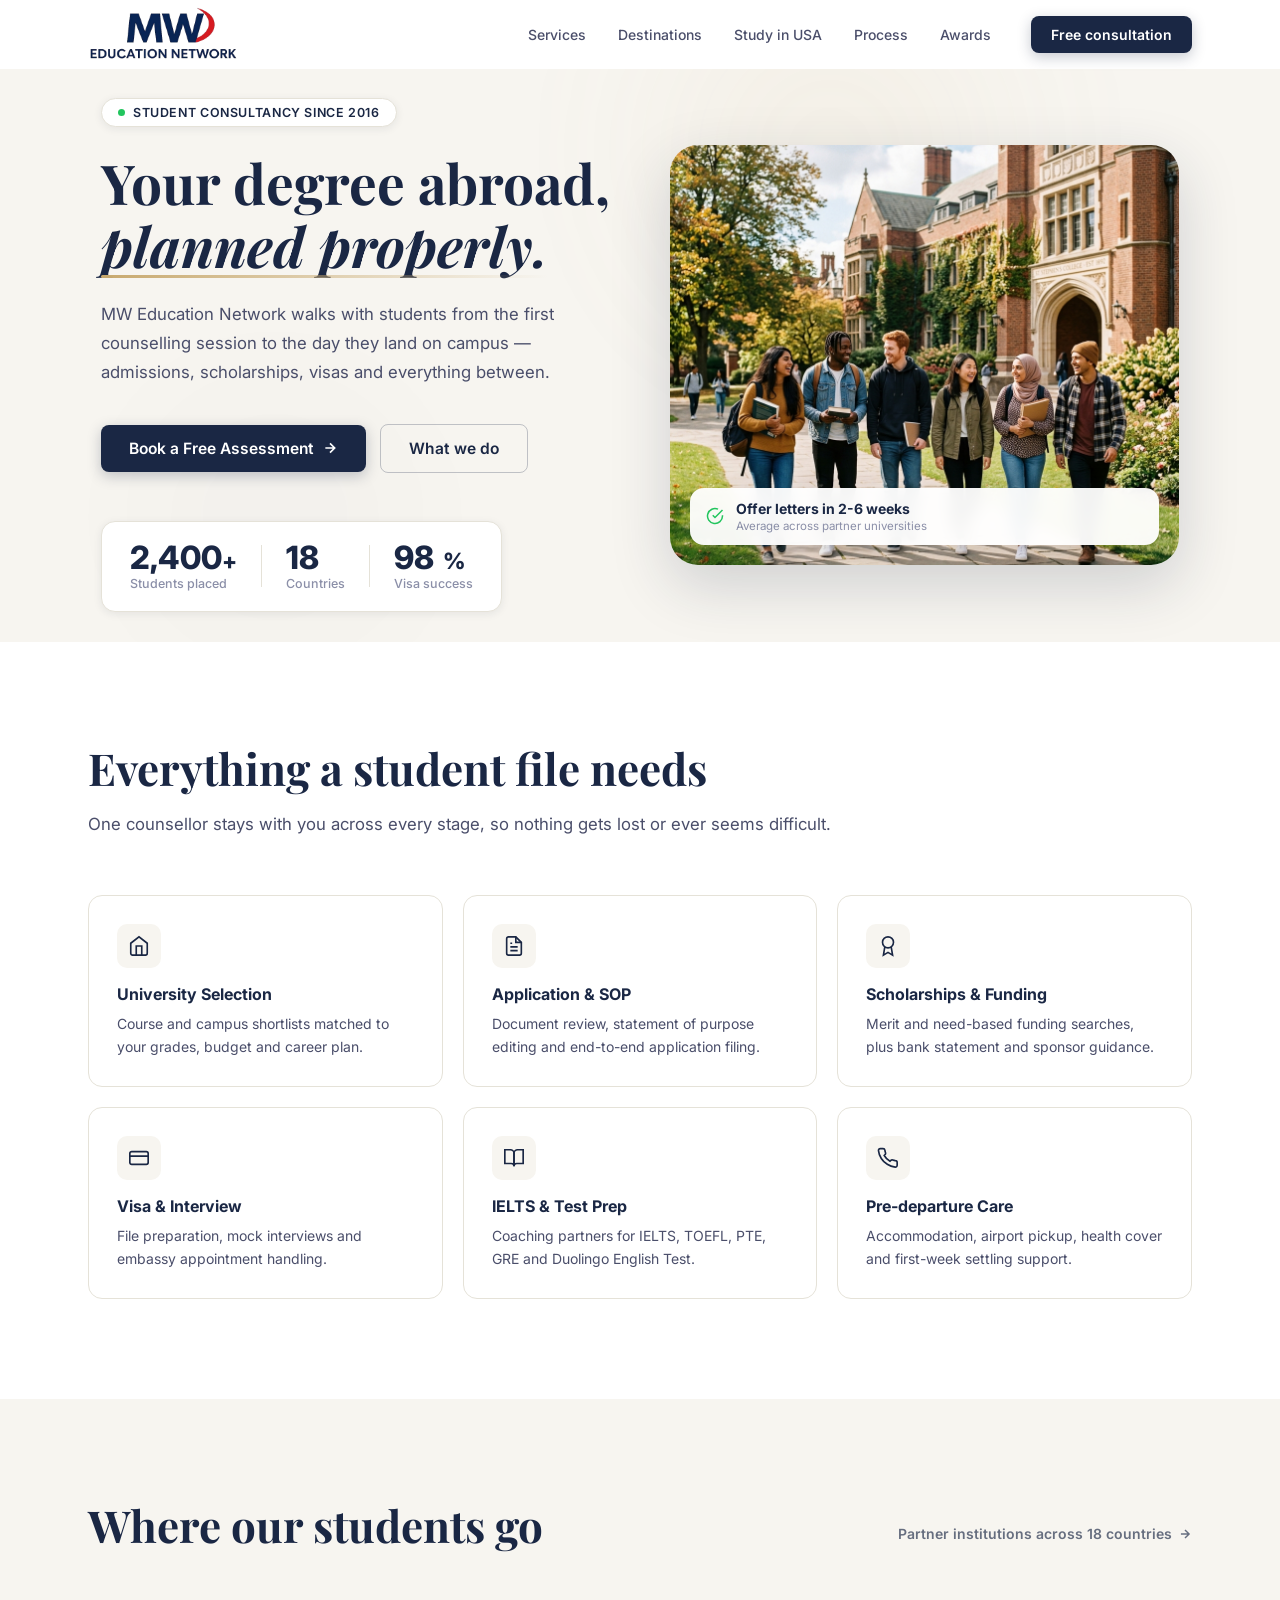
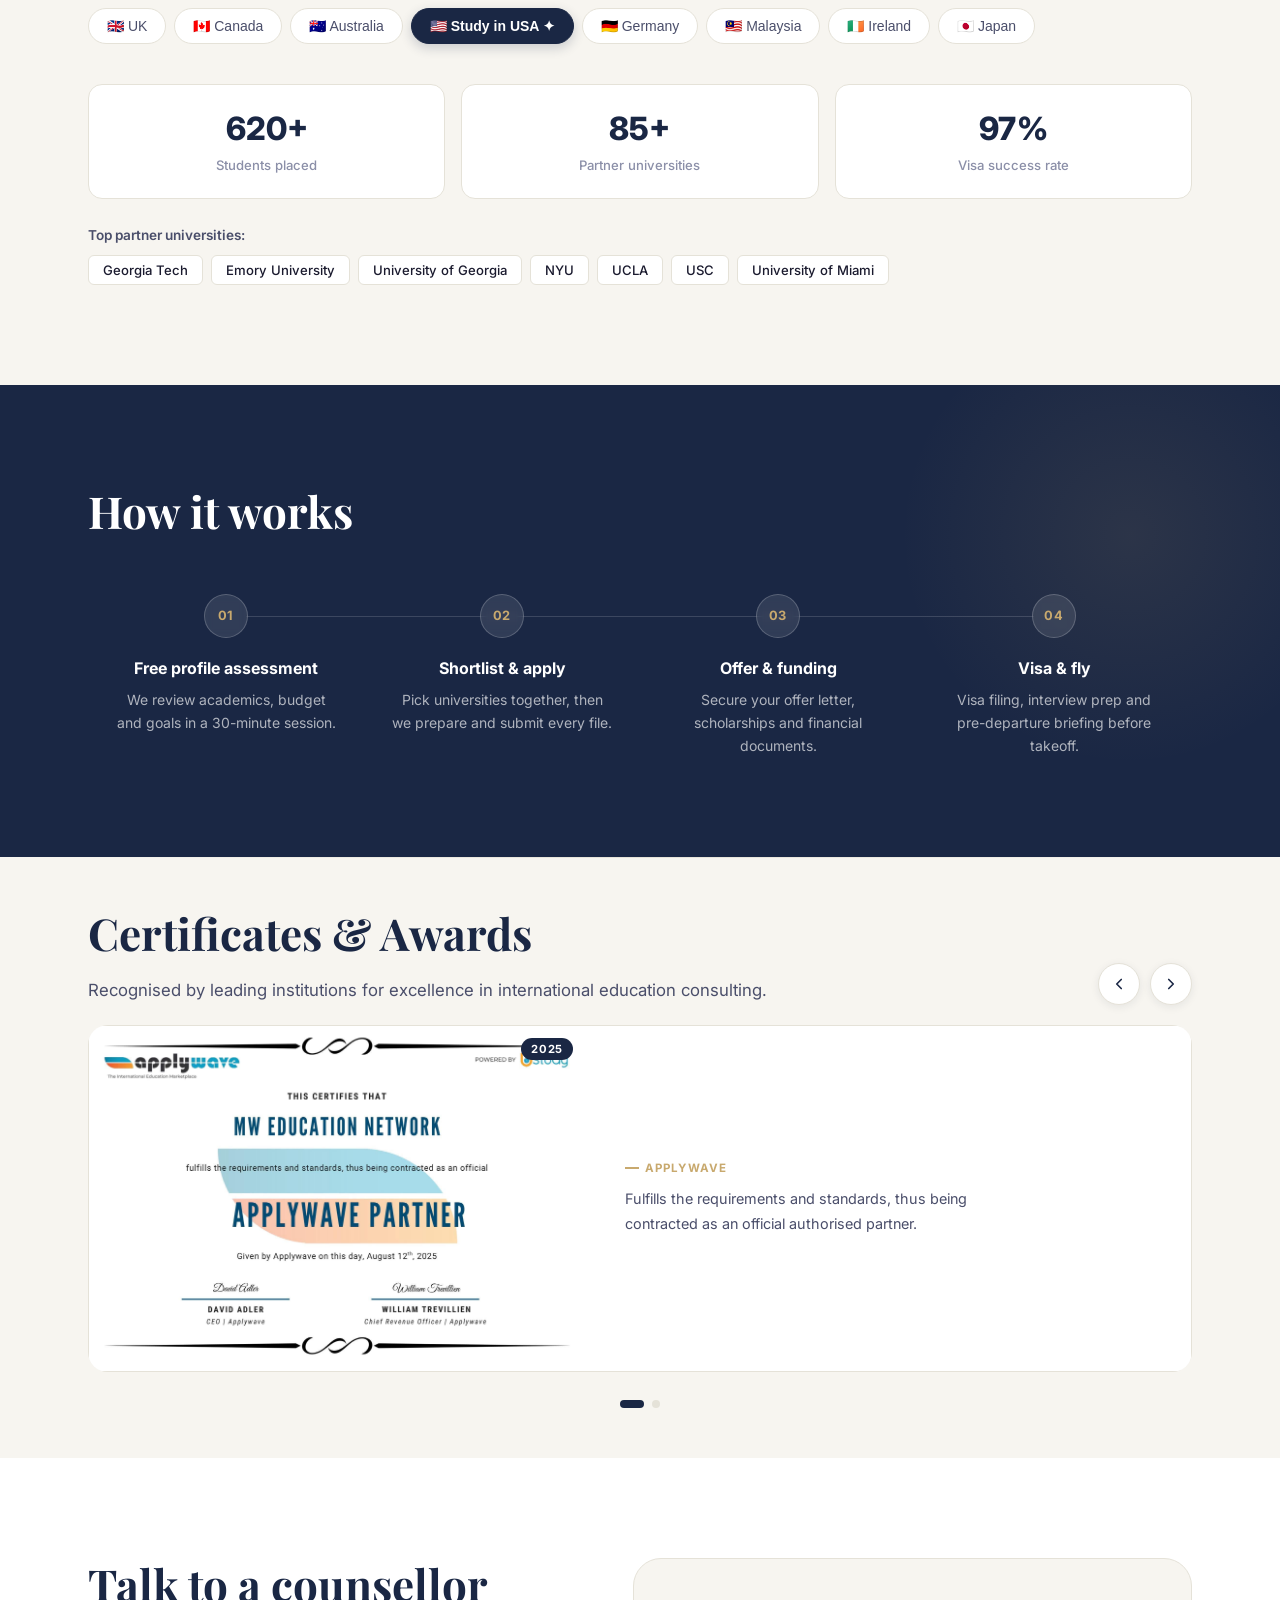
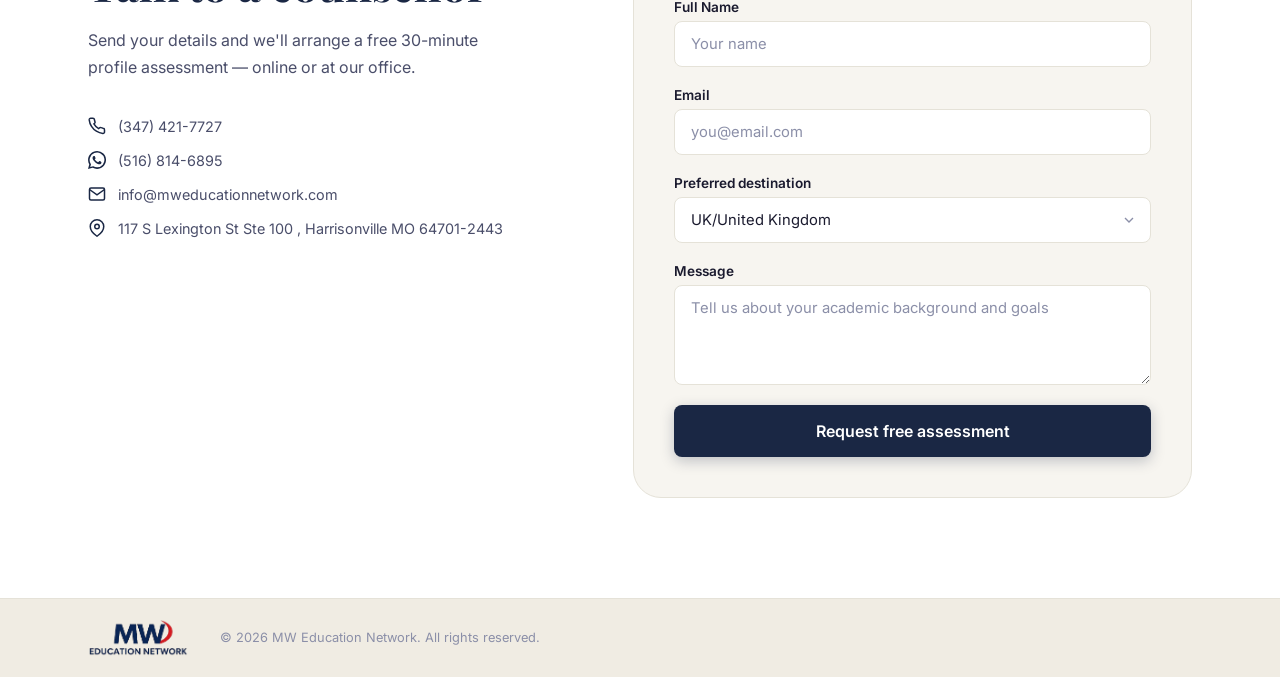
<file: index.html>
<!DOCTYPE html>
<html lang="en">

<head>
  <meta charset="UTF-8" />
  <meta name="viewport" content="width=device-width, initial-scale=1.0" />
  <title>MW Education – Your Degree Abroad, Planned Properly</title>
  <meta name="description"
    content="MW Education walks with students from the first counselling session to the day they land on campus – admissions, scholarships, visas and everything between." />
  <link rel="preconnect" href="https://fonts.googleapis.com" />
  <link rel="preconnect" href="https://fonts.gstatic.com" crossorigin />
  <link
    href="https://fonts.googleapis.com/css2?family=Inter:wght@300;400;500;600;700;800&family=Playfair+Display:ital,wght@0,700;1,700&display=swap"
    rel="stylesheet" />
  <link rel="stylesheet" href="css/style.css?v=3" />
</head>

<body>

  <!-- ════════════════════════════════════════════
       NAVIGATION
  ════════════════════════════════════════════ -->
  <header id="navbar">
    <nav class="nav-container">
      <a href="#" class="nav-logo" id="logo-link">
        <img src="image/mw-education-logo.png" alt="mw-education-logo" style="width: 150px;">
      </a>

      <ul class="nav-links" id="nav-links">
        <li><a href="#services" class="nav-link">Services</a></li>
        <li><a href="#destinations" class="nav-link">Destinations</a></li>
        <li><a href="study-in-usa.html" class="nav-link">Study in USA</a></li>
        <li><a href="#how-it-works" class="nav-link">Process</a></li>
        <li><a href="#certificates" class="nav-link">Awards</a></li>
        <!-- <li><a href="#founder" class="nav-link">Leadership</a></li> -->
      </ul>

      <a href="#contact" class="btn btn-primary btn-nav" id="nav-cta">Free consultation</a>

      <button class="hamburger" id="hamburger" aria-label="Toggle menu">
        <span></span><span></span><span></span>
      </button>
    </nav>
  </header>

  <!-- Mobile Menu -->
  <div class="mobile-menu" id="mobile-menu">
    <ul>
      <li><a href="#services" onclick="closeMobileMenu()">Services</a></li>
      <li><a href="#destinations" onclick="closeMobileMenu()">Destinations</a></li>
      <li><a href="study-in-usa.html">Study in USA</a></li>
      <li><a href="#how-it-works" onclick="closeMobileMenu()">Process</a></li>
      <li><a href="#certificates" onclick="closeMobileMenu()">Awards</a></li>
      <li><a href="#founder" onclick="closeMobileMenu()">Leadership</a></li>
      <li><a href="#contact" class="btn btn-primary" onclick="closeMobileMenu()">Free consultation</a></li>
    </ul>
  </div>

  <main>

    <!-- ════════════════════════════════════════════
         HERO SECTION
    ════════════════════════════════════════════ -->
    <section class="hero" id="hero">
      <div class="hero-container">
        <div class="hero-content" data-animate="fade-up">
          <div class="hero-badge">
            <span class="badge-dot"></span>
            Student consultancy since 2016
          </div>

          <h1 class="hero-heading">
            Your degree abroad,<br />
            <em>planned properly.</em>
          </h1>

          <p class="hero-description">
            MW Education Network walks with students from the first counselling session to the day they land on campus —
            admissions, scholarships, visas and everything between.
          </p>

          <div class="hero-actions">
            <a href="#contact" class="btn btn-primary btn-lg" id="hero-cta">
              Book a Free Assessment
              <svg width="16" height="16" viewBox="0 0 24 24" fill="none" stroke="currentColor" stroke-width="2.5">
                <path d="M5 12h14M12 5l7 7-7 7" />
              </svg>
            </a>
            <a href="#services" class="btn btn-ghost btn-lg" id="hero-secondary">What we do</a>
          </div>

          <div class="hero-stats">
            <div class="stat-item" data-animate="fade-up" data-delay="100">
              <span class="stat-number" data-target="2400">0</span>
              <span class="stat-suffix">+</span>
              <span class="stat-label">Students placed</span>
            </div>
            <div class="stat-divider"></div>
            <div class="stat-item" data-animate="fade-up" data-delay="200">
              <span class="stat-number" data-target="18">0</span>
              <span class="stat-label">Countries</span>
            </div>
            <div class="stat-divider"></div>
            <div class="stat-item" data-animate="fade-up" data-delay="300">
              <span class="stat-number" data-target="98">0</span>
              <span class="stat-suffix">%</span>
              <span class="stat-label">Visa success</span>
            </div>
          </div>
        </div>

        <div class="hero-image-wrap" data-animate="fade-left">
          <div class="hero-img-card">
            <img src="image/hero_students.png" alt="Students walking on campus" class="hero-img" id="hero-img" />
            <div class="hero-img-badge">
              <svg width="18" height="18" viewBox="0 0 24 24" fill="none" stroke="currentColor" stroke-width="2">
                <path d="M22 11.08V12a10 10 0 1 1-5.93-9.14" />
                <polyline points="22 4 12 14.01 9 11.01" />
              </svg>
              <div>
                <span class="badge-title">Offer letters in 2-6 weeks</span>
                <span class="badge-sub">Average across partner universities</span>
              </div>
            </div>
          </div>
        </div>
      </div>

      <!-- Decorative blobs -->
      <div class="hero-blob hero-blob-1"></div>
      <div class="hero-blob hero-blob-2"></div>
    </section>

    <!-- ════════════════════════════════════════════
         SERVICES SECTION
    ════════════════════════════════════════════ -->
    <section class="services" id="services">
      <div class="section-container">
        <div class="section-header" data-animate="fade-up">
          <h2 class="section-title">Everything a student file needs</h2>
          <p class="section-subtitle">
            One counsellor stays with you across every stage, so nothing gets lost or ever seems difficult.
          </p>
        </div>

        <div class="services-grid">

          <div class="service-card" data-animate="fade-up" data-delay="0" id="service-university">
            <div class="service-icon">
              <svg width="22" height="22" viewBox="0 0 24 24" fill="none" stroke="currentColor" stroke-width="1.8">
                <path d="M3 9l9-7 9 7v11a2 2 0 0 1-2 2H5a2 2 0 0 1-2-2z" />
                <polyline points="9 22 9 12 15 12 15 22" />
              </svg>
            </div>
            <h3 class="service-title">University Selection</h3>
            <p class="service-desc">
              Course and campus shortlists matched to your grades, budget and career plan.
            </p>
          </div>

          <div class="service-card" data-animate="fade-up" data-delay="80" id="service-application">
            <div class="service-icon">
              <svg width="22" height="22" viewBox="0 0 24 24" fill="none" stroke="currentColor" stroke-width="1.8">
                <path d="M14 2H6a2 2 0 0 0-2 2v16a2 2 0 0 0 2 2h12a2 2 0 0 0 2-2V8z" />
                <polyline points="14 2 14 8 20 8" />
                <line x1="16" y1="13" x2="8" y2="13" />
                <line x1="16" y1="17" x2="8" y2="17" />
                <polyline points="10 9 9 9 8 9" />
              </svg>
            </div>
            <h3 class="service-title">Application & SOP</h3>
            <p class="service-desc">
              Document review, statement of purpose editing and end-to-end application filing.
            </p>
          </div>

          <div class="service-card" data-animate="fade-up" data-delay="160" id="service-scholarships">
            <div class="service-icon">
              <svg width="22" height="22" viewBox="0 0 24 24" fill="none" stroke="currentColor" stroke-width="1.8">
                <circle cx="12" cy="8" r="6" />
                <path d="M15.477 12.89L17 22l-5-3-5 3 1.523-9.11" />
              </svg>
            </div>
            <h3 class="service-title">Scholarships & Funding</h3>
            <p class="service-desc">
              Merit and need-based funding searches, plus bank statement and sponsor guidance.
            </p>
          </div>

          <div class="service-card" data-animate="fade-up" data-delay="0" id="service-visa">
            <div class="service-icon">
              <svg width="22" height="22" viewBox="0 0 24 24" fill="none" stroke="currentColor" stroke-width="1.8">
                <rect x="2" y="5" width="20" height="14" rx="2" />
                <line x1="2" y1="10" x2="22" y2="10" />
              </svg>
            </div>
            <h3 class="service-title">Visa & Interview</h3>
            <p class="service-desc">
              File preparation, mock interviews and embassy appointment handling.
            </p>
          </div>

          <div class="service-card" data-animate="fade-up" data-delay="80" id="service-ielts">
            <div class="service-icon">
              <svg width="22" height="22" viewBox="0 0 24 24" fill="none" stroke="currentColor" stroke-width="1.8">
                <path d="M2 3h6a4 4 0 0 1 4 4v14a3 3 0 0 0-3-3H2z" />
                <path d="M22 3h-6a4 4 0 0 0-4 4v14a3 3 0 0 1 3-3h7z" />
              </svg>
            </div>
            <h3 class="service-title">IELTS & Test Prep</h3>
            <p class="service-desc">
              Coaching partners for IELTS, TOEFL, PTE, GRE and Duolingo English Test.
            </p>
          </div>

          <div class="service-card" data-animate="fade-up" data-delay="160" id="service-predeparture">
            <div class="service-icon">
              <svg width="22" height="22" viewBox="0 0 24 24" fill="none" stroke="currentColor" stroke-width="1.8">
                <path
                  d="M22 16.92v3a2 2 0 0 1-2.18 2 19.79 19.79 0 0 1-8.63-3.07A19.5 19.5 0 0 1 4.69 12.5 19.79 19.79 0 0 1 1.61 3.87 2 2 0 0 1 3.6 1.72h3a2 2 0 0 1 2 1.72c.127.96.361 1.903.7 2.81a2 2 0 0 1-.45 2.11L7.91 9.27a16 16 0 0 0 6.29 6.29l.91-.91a2 2 0 0 1 2.11-.45c.907.339 1.85.573 2.81.7A2 2 0 0 1 22 16.92z" />
              </svg>
            </div>
            <h3 class="service-title">Pre-departure Care</h3>
            <p class="service-desc">
              Accommodation, airport pickup, health cover and first-week settling support.
            </p>
          </div>

        </div>
      </div>
    </section>

    <!-- ════════════════════════════════════════════
         DESTINATIONS SECTION
    ════════════════════════════════════════════ -->
    <section class="destinations" id="destinations">
      <div class="section-container">
        <div class="destinations-header" data-animate="fade-up">
          <h2 class="section-title">Where our students go</h2>
          <a href="#contact" class="link-arrow">
            Partner institutions across 18 countries
            <svg width="14" height="14" viewBox="0 0 24 24" fill="none" stroke="currentColor" stroke-width="2.5">
              <path d="M5 12h14M12 5l7 7-7 7" />
            </svg>
          </a>
        </div>

        <div class="destination-tabs" id="destination-tabs">
          <button class="dest-tab" data-country="uk" id="tab-uk">🇬🇧 UK</button>
          <button class="dest-tab" data-country="canada" id="tab-canada">🇨🇦 Canada</button>
          <button class="dest-tab" data-country="australia" id="tab-australia">🇦🇺 Australia</button>
          <button class="dest-tab active" data-country="usa" id="tab-usa"
            onclick="window.location.href='study-in-usa.html'">🇺🇸 Study in USA ✦</button>
          <button class="dest-tab" data-country="germany" id="tab-germany">🇩🇪 Germany</button>
          <button class="dest-tab" data-country="malaysia" id="tab-malaysia">🇲🇾 Malaysia</button>
          <button class="dest-tab" data-country="ireland" id="tab-ireland">🇮🇪 Ireland</button>
          <button class="dest-tab" data-country="japan" id="tab-japan">🇯🇵 Japan</button>
        </div>

        <div class="destination-content" id="destination-content">
          <div class="dest-info" data-animate="fade-up">
            <div class="dest-info-grid">
              <div class="dest-stat-card" id="dest-stat-1">
                <span class="dest-stat-num" id="dest-num-students">620+</span>
                <span class="dest-stat-label">Students placed</span>
              </div>
              <div class="dest-stat-card" id="dest-stat-2">
                <span class="dest-stat-num" id="dest-num-uni">85+</span>
                <span class="dest-stat-label">Partner universities</span>
              </div>
              <div class="dest-stat-card" id="dest-stat-3">
                <span class="dest-stat-num" id="dest-num-visa">97%</span>
                <span class="dest-stat-label">Visa success rate</span>
              </div>
            </div>
            <div class="dest-universities" id="dest-universities">
              <p class="dest-unis-label">Top partner universities:</p>
              <div class="uni-tags" id="uni-tags">
                <span class="uni-tag">Georgia Tech</span>
                <span class="uni-tag">Emory University</span>
                <span class="uni-tag">University of Georgia</span>
                <span class="uni-tag">NYU</span>
                <span class="uni-tag">UCLA</span>
                <span class="uni-tag">USC</span>
                <span class="uni-tag">University of Miami</span>
              </div>
            </div>
          </div>
        </div>
      </div>
    </section>

    <!-- ════════════════════════════════════════════
         HOW IT WORKS
    ════════════════════════════════════════════ -->
    <section class="how-it-works" id="how-it-works">
      <div class="section-container">
        <h2 class="section-title light" data-animate="fade-up">How it works</h2>

        <div class="steps-grid">
          <div class="step-card" data-animate="fade-up" data-delay="0" id="step-1">
            <div class="step-number">01</div>
            <h3 class="step-title">Free profile assessment</h3>
            <p class="step-desc">We review academics, budget and goals in a 30-minute session.</p>
            <div class="step-connector"></div>
          </div>

          <div class="step-card" data-animate="fade-up" data-delay="100" id="step-2">
            <div class="step-number">02</div>
            <h3 class="step-title">Shortlist & apply</h3>
            <p class="step-desc">Pick universities together, then we prepare and submit every file.</p>
            <div class="step-connector"></div>
          </div>

          <div class="step-card" data-animate="fade-up" data-delay="200" id="step-3">
            <div class="step-number">03</div>
            <h3 class="step-title">Offer & funding</h3>
            <p class="step-desc">Secure your offer letter, scholarships and financial documents.</p>
            <div class="step-connector"></div>
          </div>

          <div class="step-card" data-animate="fade-up" data-delay="300" id="step-4">
            <div class="step-number">04</div>
            <h3 class="step-title">Visa & fly</h3>
            <p class="step-desc">Visa filing, interview prep and pre-departure briefing before takeoff.</p>
          </div>
        </div>
      </div>
    </section>

    <!-- ════════════════════════════════════════════
         FOUNDER / TESTIMONIAL SECTION
    ════════════════════════════════════════════ -->
    <!-- <section class="founder" id="founder">
      <div class="section-container">
        <div class="founder-inner">
          <div class="founder-image-wrap" data-animate="fade-right">
            <img src="image/founder_photo.jpg" alt="Mahinur Sazib Sristy – Founder & CEO" class="founder-img"
              id="founder-img" />
            <div class="founder-img-decor"></div>
          </div>

          <div class="founder-content" data-animate="fade-left">
            <span class="founder-eyebrow">Founder</span>
            <h2 class="founder-name">Mahinur Sazib Sristy</h2>
            <p class="founder-title">Founder & CEO, MW Education</p>

            <blockquote class="founder-quote">
              "Studying abroad is the biggest investment most families ever make. Our job is to make that decision
              honest and informed — the right university, a realistic budget and a visa file that stands up to scrutiny.
              Every student who walks through our door is counselled personally, never processed."
            </blockquote>

            <p class="founder-bio">
              Under her leadership MW Education Network has grown into a full-service consultancy with certified
              counsellors, direct university partnerships and a dedicated visa desk.
            </p>

            <a href="#contact" class="btn btn-primary" id="founder-cta">Book a session →</a>
          </div>
        </div>
      </div>
    </section> -->

    <!-- ════════════════════════════════════════════
         CERTIFICATES & AWARDS SECTION
    ════════════════════════════════════════════ -->
    <section class="certificates" id="certificates" aria-label="Certificates and Awards">
      <div class="section-container">

        <div class="certificates-header" data-animate="fade-up">
          <div>
            <h2 class="section-title">Certificates &amp; Awards</h2>
            <p class="section-subtitle">
              Recognised by leading institutions for excellence in international education consulting.
            </p>
          </div>
          <div class="cert-nav-btns" role="group" aria-label="Carousel navigation">
            <button class="cert-nav-btn" id="cert-prev" aria-label="Previous certificate">
              <svg width="18" height="18" viewBox="0 0 24 24" fill="none" stroke="currentColor" stroke-width="2.2"
                stroke-linecap="round" stroke-linejoin="round">
                <path d="M15 18l-6-6 6-6" />
              </svg>
            </button>
            <button class="cert-nav-btn" id="cert-next" aria-label="Next certificate">
              <svg width="18" height="18" viewBox="0 0 24 24" fill="none" stroke="currentColor" stroke-width="2.2"
                stroke-linecap="round" stroke-linejoin="round">
                <path d="M9 18l6-6-6-6" />
              </svg>
            </button>
          </div>
        </div>

        <div class="cert-carousel-viewport" id="certViewport">
          <div class="cert-carousel-track" id="certTrack" role="list" aria-live="polite">

            <!-- ─── Certificate 1 ─── -->
            <article class="cert-card" role="listitem" aria-label="Authorised Partner – Applywave">
              <div class="cert-img-wrap">
                <img src="image/certificate/applywave-certificate.jpeg" alt="Applywave Authorised Partner Certificate"
                  loading="lazy" decoding="async" width="800" height="600" />
                <span class="cert-year-badge">2025</span>
              </div>
              <div class="cert-body">
                <span class="cert-org">Applywave</span>
                <!-- <h3 class="cert-title">Authorised Partner</h3> -->
                <p class="cert-desc">Fulfills the requirements and standards, thus being contracted as an official
                  authorised partner.</p>
              </div>
            </article>

            <!-- ─── Certificate 2 ─── -->
            <!-- <article class="cert-card" role="listitem" aria-label="Authorised Partner – Applywave">
              <div class="cert-img-wrap">
                <img src="image/certificate/applywave-certificate.jpeg" alt="Applywave Authorised Partner Certificate"
                  loading="lazy" decoding="async" width="800" height="600" />
                <span class="cert-year-badge">2025</span>
              </div>
              <div class="cert-body">
                <span class="cert-org">Applywave</span>
                <h3 class="cert-title">Authorised Partner</h3>
                <p class="cert-desc">Fulfills the requirements and standards, thus being contracted as an official
                  authorised partner.</p>
              </div>
            </article> -->

            <!--
              ═══════════════════════════════════════════════════════
              ADD MORE CERTIFICATES HERE
              Copy one <article class="cert-card"> … </article> block
              above and update the image, title, org, year and desc.
              ═══════════════════════════════════════════════════════
            -->

          </div>
        </div>

        <!-- Dots: one per card — add/remove a <button> when you add/remove a card -->
        <div class="cert-dots" id="certDots" role="tablist" aria-label="Certificate pagination">
          <button class="cert-dot active" role="tab" aria-label="Certificate 1" aria-selected="true"></button>
          <button class="cert-dot" role="tab" aria-label="Certificate 2" aria-selected="false"></button>
        </div>

      </div>
    </section>

    <!-- ════════════════════════════════════════════
         CONTACT / FORM SECTION
    ════════════════════════════════════════════ -->
    <section class="contact" id="contact">
      <div class="section-container">
        <div class="contact-inner">

          <div class="contact-info" data-animate="fade-right">
            <h2 class="section-title">Talk to a counsellor</h2>
            <p class="contact-sub">
              Send your details and we'll arrange a free 30-minute profile assessment — online or at our office.
            </p>

            <ul class="contact-list">
              <li>
                <svg width="18" height="18" viewBox="0 0 24 24" fill="none" stroke="currentColor" stroke-width="2">
                  <path
                    d="M22 16.92v3a2 2 0 0 1-2.18 2 19.79 19.79 0 0 1-8.63-3.07A19.5 19.5 0 0 1 4.69 12.5 19.79 19.79 0 0 1 1.61 3.87 2 2 0 0 1 3.6 1.72h3a2 2 0 0 1 2 1.72c.127.96.361 1.903.7 2.81a2 2 0 0 1-.45 2.11L7.91 9.27a16 16 0 0 0 6.29 6.29l.91-.91a2 2 0 0 1 2.11-.45c.907.339 1.85.573 2.81.7A2 2 0 0 1 22 16.92z" />
                </svg>
                <a href="tel:+3474217727" id="contact-phone">(347) 421-7727</a>
              </li>
              <li>
                <svg width="18" height="18" viewBox="0 0 24 24" fill="currentColor" xmlns="http://www.w3.org/2000/svg">
                  <path d="M20.52 3.48A11.84 11.84 0 0 0 12.04 0C5.43 0 .06 5.37.06 11.98c0 2.11.55 4.18 1.59 6L0 24l6.2-1.63a11.95 11.95 0 0 0 5.84 1.49h.01c6.61 0 11.98-5.37 11.98-11.98 0-3.2-1.25-6.21-3.51-8.4ZM12.05 21.8a9.83 9.83 0 0 1-5.01-1.37l-.36-.21-3.68.97.98-3.58-.24-.37a9.83 9.83 0 1 1 8.31 4.56Zm5.4-7.37c-.29-.15-1.73-.86-2-.96-.27-.1-.47-.15-.67.15-.2.29-.77.96-.95 1.16-.17.2-.35.22-.64.07-.29-.15-1.24-.46-2.36-1.46-.87-.78-1.46-1.74-1.63-2.03-.17-.29-.02-.45.13-.6.13-.13.29-.35.44-.52.15-.17.2-.29.3-.49.1-.2.05-.37-.02-.52-.07-.15-.67-1.62-.92-2.22-.24-.58-.49-.5-.67-.51h-.57c-.2 0-.52.07-.79.37-.27.29-1.04 1.02-1.04 2.49s1.06 2.89 1.21 3.09c.15.2 2.08 3.17 5.03 4.45.7.3 1.25.48 1.68.61.71.22 1.35.19 1.86.12.57-.08 1.73-.71 1.98-1.39.24-.69.24-1.28.17-1.39-.07-.12-.27-.2-.57-.35Z"/>
                </svg>
                <a href="https://wa.me/+15168146895" target="_blank" rel="noopener noreferrer" id="contact-whatsapp">
                  (516) 814-6895
                </a>
              </li>
              <li>
                <svg width="18" height="18" viewBox="0 0 24 24" fill="none" stroke="currentColor" stroke-width="2">
                  <path d="M4 4h16c1.1 0 2 .9 2 2v12c0 1.1-.9 2-2 2H4c-1.1 0-2-.9-2-2V6c0-1.1.9-2 2-2z" />
                  <polyline points="22,6 12,13 2,6" />
                </svg>
                <a href="mailto:info@mweducationnetwork.com" id="contact-email">info@mweducationnetwork.com</a>
              </li>
              <li>
                <svg width="18" height="18" viewBox="0 0 24 24" fill="none" stroke="currentColor" stroke-width="2">
                  <path d="M21 10c0 7-9 13-9 13s-9-6-9-13a9 9 0 0 1 18 0z" />
                  <circle cx="12" cy="10" r="3" />
                </svg>
                <span id="contact-address">117 S Lexington St Ste 100 , Harrisonville MO 64701-2443</span>
              </li>
            </ul>
          </div>

          <div class="contact-form-wrap" data-animate="fade-left">
            <form class="contact-form" id="contact-form" novalidate>
              <div class="form-group">
                <label for="full-name">Full Name</label>
                <input type="text" id="full-name" name="fullName" placeholder="Your name" required />
                <span class="form-error" id="error-name"></span>
              </div>

              <div class="form-group">
                <label for="email">Email</label>
                <input type="email" id="email" name="email" placeholder="you@email.com" required />
                <span class="form-error" id="error-email"></span>
              </div>

              <div class="form-group">
                <label for="destination">Preferred destination</label>
                <div class="select-wrap">
                  <select id="destination" name="destination" required>
                    <option value="" disabled selected>UK/United Kingdom</option>
                    <option value="uk">🇬🇧 United Kingdom</option>
                    <option value="canada">🇨🇦 Canada</option>
                    <option value="australia">🇦🇺 Australia</option>
                    <option value="usa">🇺🇸 USA</option>
                    <option value="germany">🇩🇪 Germany</option>
                    <option value="malaysia">🇲🇾 Malaysia</option>
                    <option value="ireland">🇮🇪 Ireland</option>
                    <option value="japan">🇯🇵 Japan</option>
                  </select>
                  <svg class="select-arrow" width="16" height="16" viewBox="0 0 24 24" fill="none" stroke="currentColor"
                    stroke-width="2">
                    <polyline points="6 9 12 15 18 9" />
                  </svg>
                </div>
                <span class="form-error" id="error-destination"></span>
              </div>

              <div class="form-group">
                <label for="message">Message</label>
                <textarea id="message" name="message" rows="4"
                  placeholder="Tell us about your academic background and goals"></textarea>
              </div>

              <button type="submit" class="btn btn-primary btn-full" id="form-submit">
                <span id="submit-text">Request free assessment</span>
                <svg id="submit-spinner" class="spinner hidden" width="18" height="18" viewBox="0 0 24 24" fill="none"
                  stroke="currentColor" stroke-width="2">
                  <path d="M21 12a9 9 0 1 1-18 0 9 9 0 0 1 18 0z" opacity="0.3" />
                  <path d="M12 3a9 9 0 0 1 9 9" />
                </svg>
              </button>

              <div class="form-success hidden" id="form-success">
                <svg width="20" height="20" viewBox="0 0 24 24" fill="none" stroke="currentColor" stroke-width="2.5">
                  <path d="M22 11.08V12a10 10 0 1 1-5.93-9.14" />
                  <polyline points="22 4 12 14.01 9 11.01" />
                </svg>
                Thanks! We'll reach out within 24 hours.
              </div>
            </form>
          </div>

        </div>
      </div>
    </section>

  </main>

  <!-- ════════════════════════════════════════════
       FOOTER
  ════════════════════════════════════════════ -->
  <footer class="footer" id="footer">
    <div class="footer-container">
      <div class="footer-left">
        <!-- <a href="#" class="nav-logo">
          <div class="logo-mark small">MW</div>
          <div class="logo-text">
            <span class="logo-name">MW Education Network</span>
          </div>
        </a> -->
        <img src="image/mw-education-logo.png" alt="mw-education-logo" style="width: 100px;">
        <p class="footer-copy">© 2026 MW Education Network. All rights reserved.</p>
      </div>
      <div class="footer-right">
        <!-- <span class="footer-credit">CRO - Mahinur Sazib Sristy</span> -->
      </div>
    </div>
  </footer>

  <script src="script.js?v=3"></script>
</body>

</html>
</file>
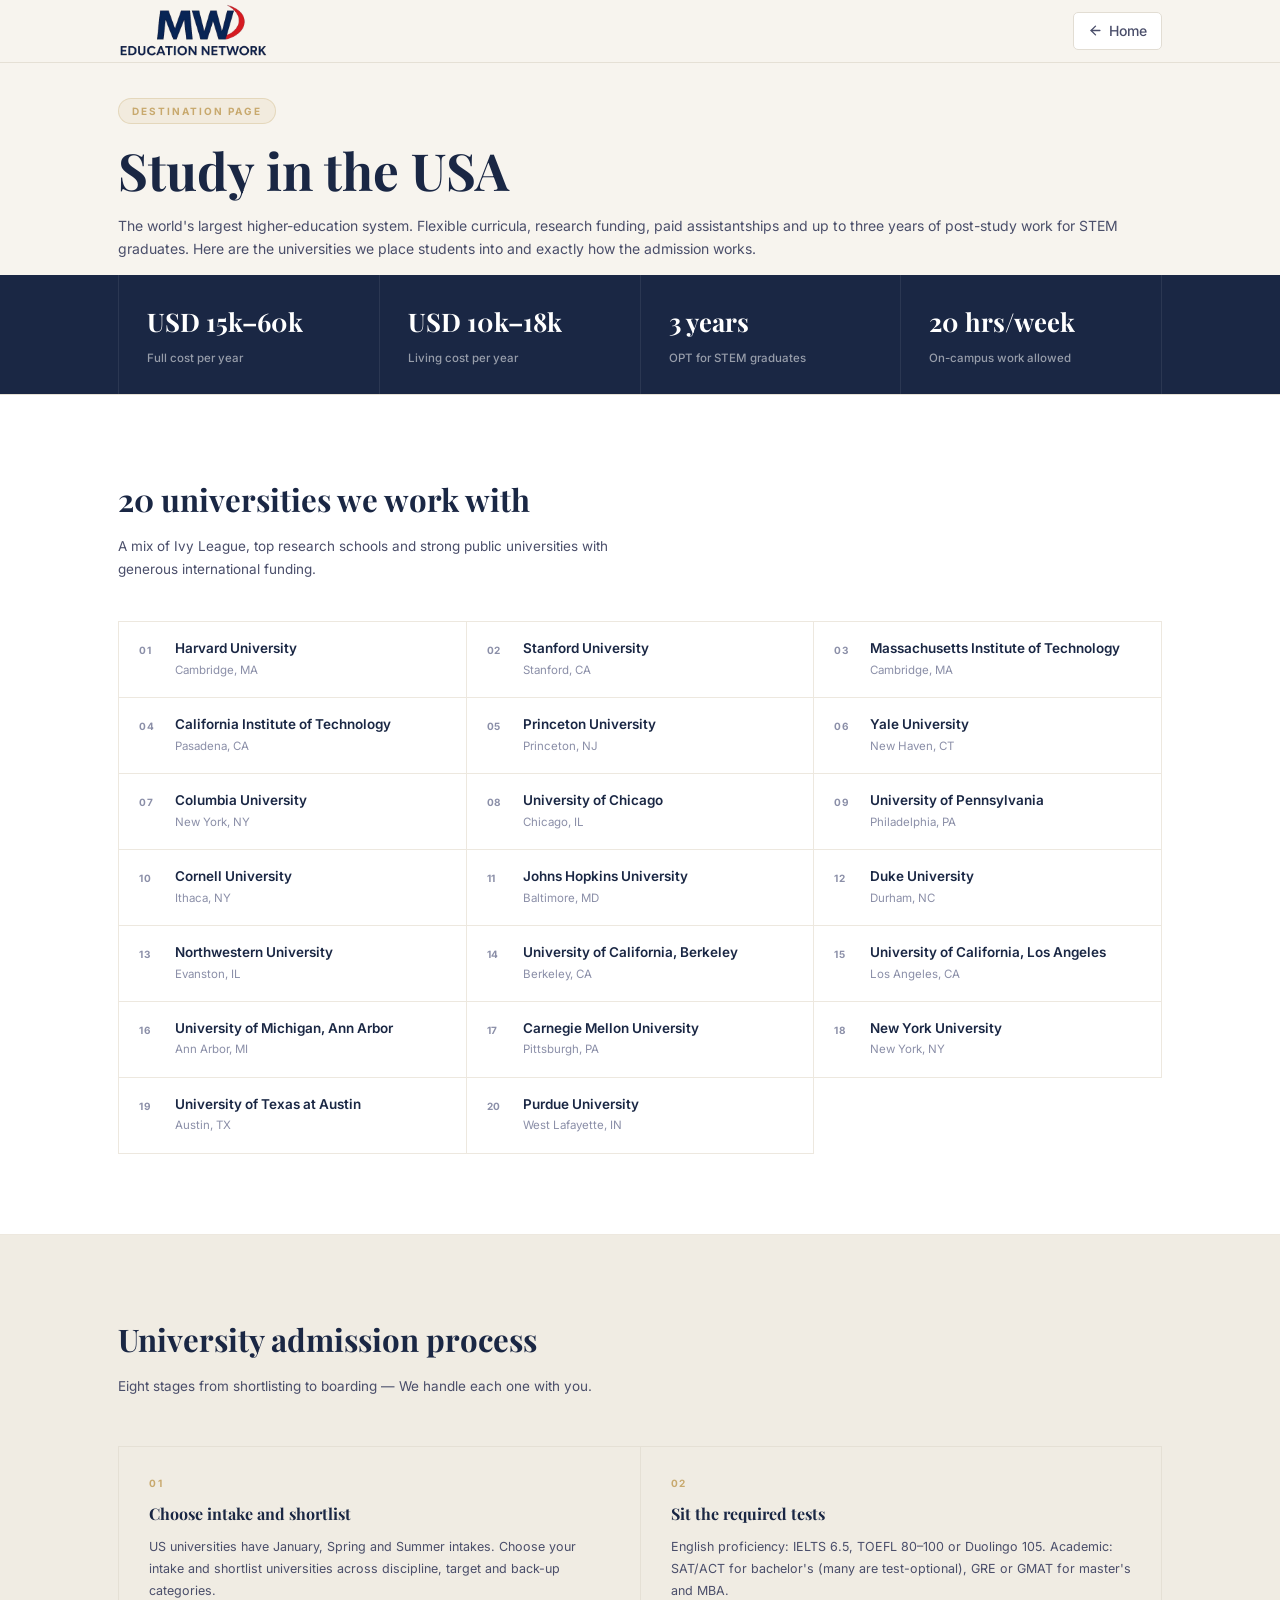
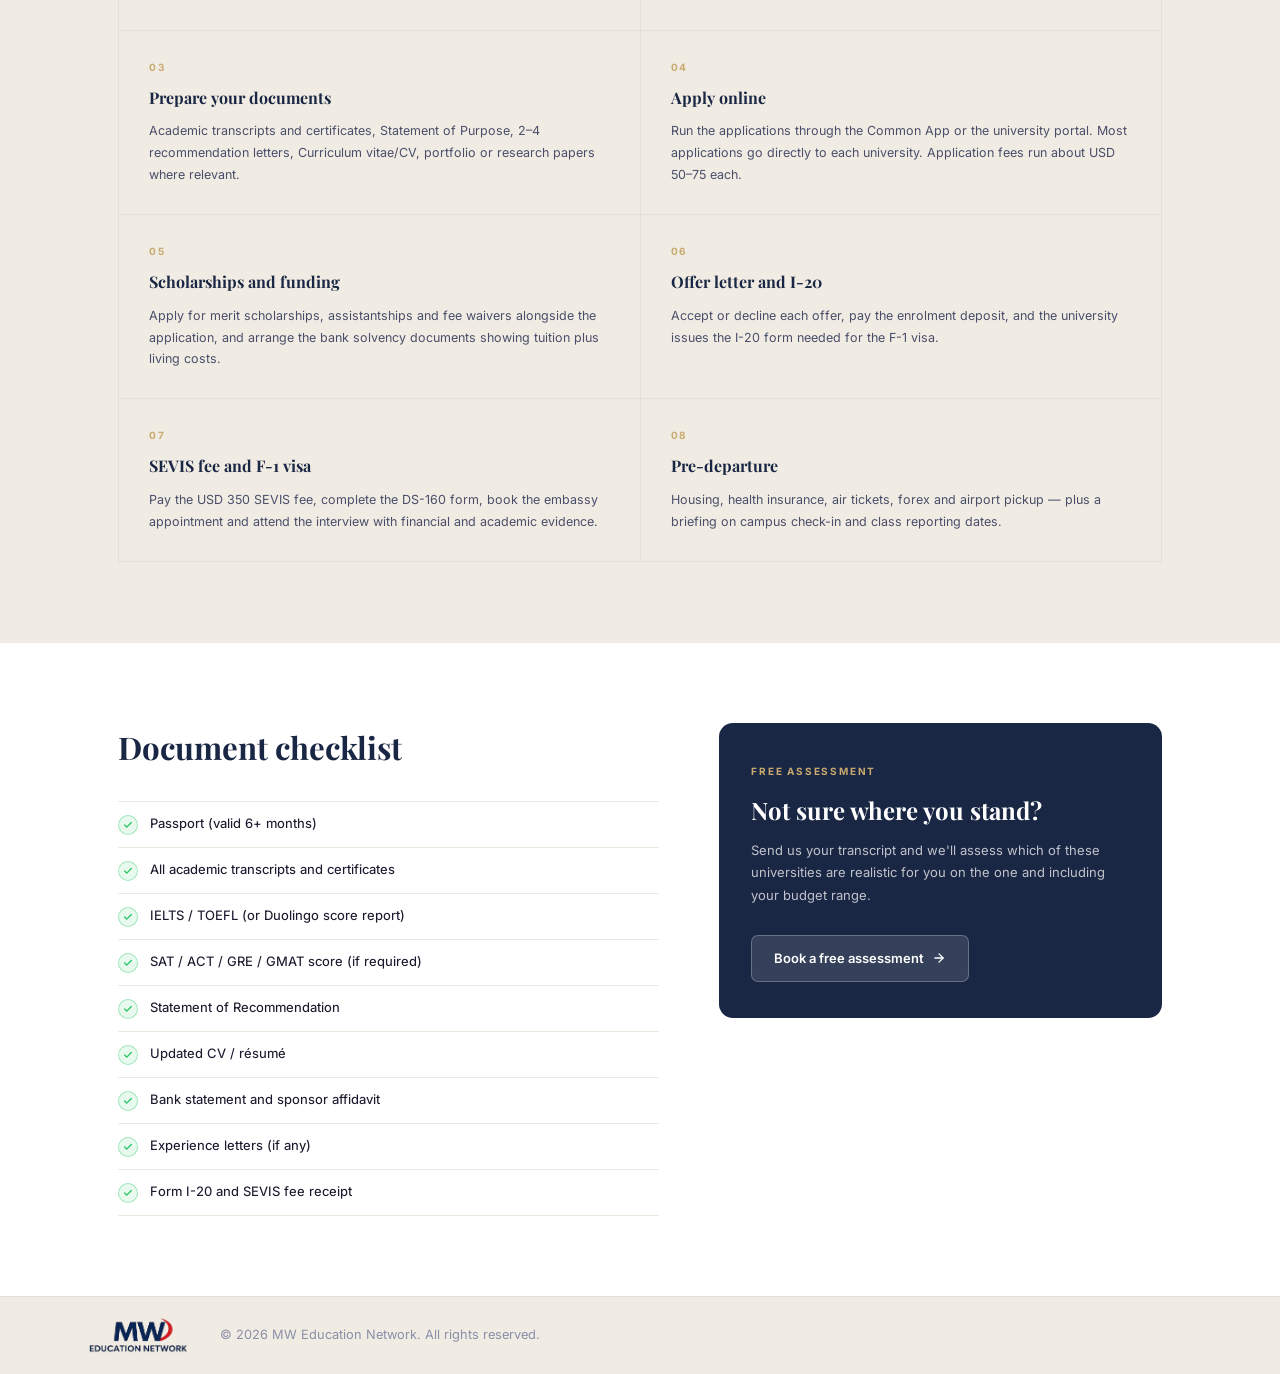
<file: study-in-usa.html>
<!DOCTYPE html>
<html lang="en">
<head>
  <meta charset="UTF-8" />
  <meta name="viewport" content="width=device-width, initial-scale=1.0" />
  <title>Study in the USA – MW Education</title>
  <meta name="description" content="The world's largest higher-education system. Flexible curricula, research funding, paid assistantships and up to three years of post-study work for STEM graduates." />
  <link rel="preconnect" href="https://fonts.googleapis.com" />
  <link rel="preconnect" href="https://fonts.gstatic.com" crossorigin />
  <link href="https://fonts.googleapis.com/css2?family=Inter:wght@300;400;500;600;700;800&family=Playfair+Display:ital,wght@0,700;1,700&display=swap" rel="stylesheet" />

  <link rel="stylesheet" href="css/style.css" />
  <link rel="stylesheet" href="css/study-in-usa.css">
  
</head>
<body>

  <!-- ══════════════════════════════
       TOP NAV
  ══════════════════════════════ -->
  <header class="top-nav" id="topNav">
    <div class="container nav-inner">
      <a href="/" class="nav-logo" id="logo-link">
        <img src="image/mw-education-logo.png" alt="mw-education-logo" style="width: 150px;">
      </a>

      <a href="/" class="back-link py-2" id="back-home">
        <svg width="15" height="15" viewBox="0 0 24 24" fill="none" stroke="currentColor" stroke-width="2.2" stroke-linecap="round" stroke-linejoin="round"><path d="M19 12H5"/><path d="m12 5-7 7 7 7"/></svg>
        Home
      </a>
    </div>
  </header>

  <main>

    <!-- ══════════════════════════════
         PAGE HERO
    ══════════════════════════════ -->
    <section class="page-hero" id="hero">
      <div class="container" style="padding-bottom: 15px;">
        <div data-reveal>
          <span class="hero-eyebrow">Destination Page</span>
          <h1>Study in the USA</h1>
          <p>
            The world's largest higher-education system. Flexible curricula, research funding, paid
            assistantships and up to three years of post-study work for STEM graduates. Here are the
            universities we place students into and exactly how the admission works.
          </p>
        </div>
      </div>

      <div class="stats-strip">
        <div class="container">
          <div class="stats-strip-inner">
            <div class="stat-block" data-reveal>
              <strong>USD 15k–60k</strong>
              <span>Full cost per year</span>
            </div>
            <div class="stat-block" data-reveal data-reveal-delay="1">
              <strong>USD 10k–18k</strong>
              <span>Living cost per year</span>
            </div>
            <div class="stat-block" data-reveal data-reveal-delay="2">
              <strong>3 years</strong>
              <span>OPT for STEM graduates</span>
            </div>
            <div class="stat-block" data-reveal data-reveal-delay="3">
              <strong>20 hrs/week</strong>
              <span>On-campus work allowed</span>
            </div>
          </div>
        </div>
      </div>
    </section>

    <!-- ══════════════════════════════
         UNIVERSITIES
    ══════════════════════════════ -->
    <section class="unis-section" id="universities">
      <div class="container">
        <div class="section-head" data-reveal>
          <h2>20 universities we work with</h2>
          <p class="section-lead">
            A mix of Ivy League, top research schools and strong public universities with generous international funding.
          </p>
        </div>

        <div class="unis-grid" data-reveal>

          <div class="uni-row">
            <span class="uni-num">01</span>
            <div class="uni-info">
              <span class="uni-name">Harvard University</span>
              <span class="uni-loc">Cambridge, MA</span>
            </div>
          </div>

          <div class="uni-row">
            <span class="uni-num">02</span>
            <div class="uni-info">
              <span class="uni-name">Stanford University</span>
              <span class="uni-loc">Stanford, CA</span>
            </div>
          </div>

          <div class="uni-row">
            <span class="uni-num">03</span>
            <div class="uni-info">
              <span class="uni-name">Massachusetts Institute of Technology</span>
              <span class="uni-loc">Cambridge, MA</span>
            </div>
          </div>

          <div class="uni-row">
            <span class="uni-num">04</span>
            <div class="uni-info">
              <span class="uni-name">California Institute of Technology</span>
              <span class="uni-loc">Pasadena, CA</span>
            </div>
          </div>

          <div class="uni-row">
            <span class="uni-num">05</span>
            <div class="uni-info">
              <span class="uni-name">Princeton University</span>
              <span class="uni-loc">Princeton, NJ</span>
            </div>
          </div>

          <div class="uni-row">
            <span class="uni-num">06</span>
            <div class="uni-info">
              <span class="uni-name">Yale University</span>
              <span class="uni-loc">New Haven, CT</span>
            </div>
          </div>

          <div class="uni-row">
            <span class="uni-num">07</span>
            <div class="uni-info">
              <span class="uni-name">Columbia University</span>
              <span class="uni-loc">New York, NY</span>
            </div>
          </div>

          <div class="uni-row">
            <span class="uni-num">08</span>
            <div class="uni-info">
              <span class="uni-name">University of Chicago</span>
              <span class="uni-loc">Chicago, IL</span>
            </div>
          </div>

          <div class="uni-row">
            <span class="uni-num">09</span>
            <div class="uni-info">
              <span class="uni-name">University of Pennsylvania</span>
              <span class="uni-loc">Philadelphia, PA</span>
            </div>
          </div>

          <div class="uni-row">
            <span class="uni-num">10</span>
            <div class="uni-info">
              <span class="uni-name">Cornell University</span>
              <span class="uni-loc">Ithaca, NY</span>
            </div>
          </div>

          <div class="uni-row">
            <span class="uni-num">11</span>
            <div class="uni-info">
              <span class="uni-name">Johns Hopkins University</span>
              <span class="uni-loc">Baltimore, MD</span>
            </div>
          </div>

          <div class="uni-row">
            <span class="uni-num">12</span>
            <div class="uni-info">
              <span class="uni-name">Duke University</span>
              <span class="uni-loc">Durham, NC</span>
            </div>
          </div>

          <div class="uni-row">
            <span class="uni-num">13</span>
            <div class="uni-info">
              <span class="uni-name">Northwestern University</span>
              <span class="uni-loc">Evanston, IL</span>
            </div>
          </div>

          <div class="uni-row">
            <span class="uni-num">14</span>
            <div class="uni-info">
              <span class="uni-name">University of California, Berkeley</span>
              <span class="uni-loc">Berkeley, CA</span>
            </div>
          </div>

          <div class="uni-row">
            <span class="uni-num">15</span>
            <div class="uni-info">
              <span class="uni-name">University of California, Los Angeles</span>
              <span class="uni-loc">Los Angeles, CA</span>
            </div>
          </div>

          <div class="uni-row">
            <span class="uni-num">16</span>
            <div class="uni-info">
              <span class="uni-name">University of Michigan, Ann Arbor</span>
              <span class="uni-loc">Ann Arbor, MI</span>
            </div>
          </div>

          <div class="uni-row">
            <span class="uni-num">17</span>
            <div class="uni-info">
              <span class="uni-name">Carnegie Mellon University</span>
              <span class="uni-loc">Pittsburgh, PA</span>
            </div>
          </div>

          <div class="uni-row">
            <span class="uni-num">18</span>
            <div class="uni-info">
              <span class="uni-name">New York University</span>
              <span class="uni-loc">New York, NY</span>
            </div>
          </div>

          <div class="uni-row">
            <span class="uni-num">19</span>
            <div class="uni-info">
              <span class="uni-name">University of Texas at Austin</span>
              <span class="uni-loc">Austin, TX</span>
            </div>
          </div>

          <div class="uni-row">
            <span class="uni-num">20</span>
            <div class="uni-info">
              <span class="uni-name">Purdue University</span>
              <span class="uni-loc">West Lafayette, IN</span>
            </div>
          </div>

        </div>
      </div>
    </section>

    <!-- ══════════════════════════════
         ADMISSION PROCESS
    ══════════════════════════════ -->
    <section class="process-section" id="process">
      <div class="container">
        <div data-reveal>
          <h2>University admission process</h2>
          <p class="process-lead">Eight stages from shortlisting to boarding — We handle each one with you.</p>
        </div>

        <div class="process-grid" data-reveal>

          <div class="process-step" id="proc-step-1">
            <div class="step-tag">01</div>
            <h3>Choose intake and shortlist</h3>
            <p>US universities have January, Spring and Summer intakes. Choose your intake and shortlist universities across discipline, target and back-up categories.</p>
          </div>

          <div class="process-step" id="proc-step-2">
            <div class="step-tag">02</div>
            <h3>Sit the required tests</h3>
            <p>English proficiency: IELTS 6.5, TOEFL 80–100 or Duolingo 105. Academic: SAT/ACT for bachelor's (many are test-optional), GRE or GMAT for master's and MBA.</p>
          </div>

          <div class="process-step" id="proc-step-3">
            <div class="step-tag">03</div>
            <h3>Prepare your documents</h3>
            <p>Academic transcripts and certificates, Statement of Purpose, 2–4 recommendation letters, Curriculum vitae/CV, portfolio or research papers where relevant.</p>
          </div>

          <div class="process-step" id="proc-step-4">
            <div class="step-tag">04</div>
            <h3>Apply online</h3>
            <p>Run the applications through the Common App or the university portal. Most applications go directly to each university. Application fees run about USD 50–75 each.</p>
          </div>

          <div class="process-step" id="proc-step-5">
            <div class="step-tag">05</div>
            <h3>Scholarships and funding</h3>
            <p>Apply for merit scholarships, assistantships and fee waivers alongside the application, and arrange the bank solvency documents showing tuition plus living costs.</p>
          </div>

          <div class="process-step" id="proc-step-6">
            <div class="step-tag">06</div>
            <h3>Offer letter and I-20</h3>
            <p>Accept or decline each offer, pay the enrolment deposit, and the university issues the I-20 form needed for the F-1 visa.</p>
          </div>

          <div class="process-step" id="proc-step-7">
            <div class="step-tag">07</div>
            <h3>SEVIS fee and F-1 visa</h3>
            <p>Pay the USD 350 SEVIS fee, complete the DS-160 form, book the embassy appointment and attend the interview with financial and academic evidence.</p>
          </div>

          <div class="process-step" id="proc-step-8">
            <div class="step-tag">08</div>
            <h3>Pre-departure</h3>
            <p>Housing, health insurance, air tickets, forex and airport pickup — plus a briefing on campus check-in and class reporting dates.</p>
          </div>

        </div>
      </div>
    </section>

    <!-- ══════════════════════════════
         DOCUMENT CHECKLIST + CTA
    ══════════════════════════════ -->
    <section class="checklist-section" id="checklist">
      <div class="container">
        <div class="checklist-grid">

          <div data-reveal>
            <div class="checklist-head">
              <h2>Document checklist</h2>
            </div>

            <div class="checklist-items">

              <div class="checklist-item">
                <div class="check-icon">
                  <svg width="10" height="10" viewBox="0 0 24 24" fill="none" stroke="currentColor" stroke-width="3" stroke-linecap="round" stroke-linejoin="round"><path d="M20 6 9 17l-5-5"/></svg>
                </div>
                <span>Passport (valid 6+ months)</span>
              </div>

              <div class="checklist-item">
                <div class="check-icon">
                  <svg width="10" height="10" viewBox="0 0 24 24" fill="none" stroke="currentColor" stroke-width="3" stroke-linecap="round" stroke-linejoin="round"><path d="M20 6 9 17l-5-5"/></svg>
                </div>
                <span>All academic transcripts and certificates</span>
              </div>

              <div class="checklist-item">
                <div class="check-icon">
                  <svg width="10" height="10" viewBox="0 0 24 24" fill="none" stroke="currentColor" stroke-width="3" stroke-linecap="round" stroke-linejoin="round"><path d="M20 6 9 17l-5-5"/></svg>
                </div>
                <span>IELTS / TOEFL (or Duolingo score report)</span>
              </div>

              <div class="checklist-item">
                <div class="check-icon">
                  <svg width="10" height="10" viewBox="0 0 24 24" fill="none" stroke="currentColor" stroke-width="3" stroke-linecap="round" stroke-linejoin="round"><path d="M20 6 9 17l-5-5"/></svg>
                </div>
                <span>SAT / ACT / GRE / GMAT score (if required)</span>
              </div>

              <div class="checklist-item">
                <div class="check-icon">
                  <svg width="10" height="10" viewBox="0 0 24 24" fill="none" stroke="currentColor" stroke-width="3" stroke-linecap="round" stroke-linejoin="round"><path d="M20 6 9 17l-5-5"/></svg>
                </div>
                <span>Statement of Recommendation</span>
              </div>

              <div class="checklist-item">
                <div class="check-icon">
                  <svg width="10" height="10" viewBox="0 0 24 24" fill="none" stroke="currentColor" stroke-width="3" stroke-linecap="round" stroke-linejoin="round"><path d="M20 6 9 17l-5-5"/></svg>
                </div>
                <span>Updated CV / résumé</span>
              </div>

              <div class="checklist-item">
                <div class="check-icon">
                  <svg width="10" height="10" viewBox="0 0 24 24" fill="none" stroke="currentColor" stroke-width="3" stroke-linecap="round" stroke-linejoin="round"><path d="M20 6 9 17l-5-5"/></svg>
                </div>
                <span>Bank statement and sponsor affidavit</span>
              </div>

              <div class="checklist-item">
                <div class="check-icon">
                  <svg width="10" height="10" viewBox="0 0 24 24" fill="none" stroke="currentColor" stroke-width="3" stroke-linecap="round" stroke-linejoin="round"><path d="M20 6 9 17l-5-5"/></svg>
                </div>
                <span>Experience letters (if any)</span>
              </div>

              <div class="checklist-item">
                <div class="check-icon">
                  <svg width="10" height="10" viewBox="0 0 24 24" fill="none" stroke="currentColor" stroke-width="3" stroke-linecap="round" stroke-linejoin="round"><path d="M20 6 9 17l-5-5"/></svg>
                </div>
                <span>Form I-20 and SEVIS fee receipt</span>
              </div>

            </div>
          </div>

          <!-- CTA Card -->
          <div data-reveal data-reveal-delay="1">
            <div class="cta-card" id="cta-card">
              <span class="cta-card-label">Free Assessment</span>
              <h3>Not sure where you stand?</h3>
              <p>
                Send us your transcript and we'll assess which of these universities are realistic for you on the one and including your budget range.
              </p>
              <a href="index.html#contact" class="btn-cta-light" id="cta-book-btn">
                Book a free assessment
                <svg width="14" height="14" viewBox="0 0 24 24" fill="none" stroke="currentColor" stroke-width="2.2" stroke-linecap="round" stroke-linejoin="round"><path d="M5 12h14"/><path d="m12 5 7 7-7 7"/></svg>
              </a>
            </div>
          </div>

        </div>
      </div>
    </section>

  </main>

  <!-- ════════════════════════════════════════════
       FOOTER
  ════════════════════════════════════════════ -->
  <footer class="footer" id="footer">
    <div class="footer-container">
      <div class="footer-left">
        <img src="image/mw-education-logo.png" alt="mw-education-logo" style="width: 100px;">
        <p class="footer-copy">© 2026 MW Education Network. All rights reserved.</p>
      </div>
      <div class="footer-right">
        <!-- <span class="footer-credit">CRO - Mahinur Sazib Sristy</span> -->
      </div>
    </div>
  </footer>

  <script>
    'use strict';

    /* ── Sticky nav shadow ── */
    const topNav = document.getElementById('topNav');
    window.addEventListener('scroll', () => {
      topNav.classList.toggle('scrolled', window.scrollY > 10);
    }, { passive: true });

    /* ── Scroll reveal ── */
    const revealEls = document.querySelectorAll('[data-reveal]');
    const ro = new IntersectionObserver((entries) => {
      entries.forEach(e => {
        if (e.isIntersecting) {
          e.target.classList.add('visible');
          ro.unobserve(e.target);
        }
      });
    }, { threshold: 0.1, rootMargin: '0px 0px -36px 0px' });

    revealEls.forEach(el => ro.observe(el));
  </script>

</body>
</html>
</file>
<file: css/style.css>
/* ═══════════════════════════════════════════════
   MW EDUCATION – STYLE.CSS
   Premium education consultancy website
═══════════════════════════════════════════════ */

/* ──────────────────────────────────────────────
   1. RESET & BASE
────────────────────────────────────────────── */
*,
*::before,
*::after {
  box-sizing: border-box;
  margin: 0;
  padding: 0;
}

:root {
  /* Colors */
  --navy: #1a2744;
  --navy-deep: #111b38;
  --navy-light: #243058;
  --gold: #c8a96e;
  --gold-light: #e0c98a;
  --cream: #f7f5f0;
  --cream-dark: #f0ece3;
  --white: #ffffff;
  --text-dark: #1a1a2e;
  --text-mid: #4a4e6a;
  --text-light: #8b8fa8;
  --border: #e5e2d8;

  --card: oklch(100% 0 0);

  /* Typography */
  --font-sans: 'Inter', system-ui, sans-serif;
  --font-serif: 'Playfair Display', Georgia, serif;

  /* Spacing */
  --section-pad: 100px;
  --container: 1160px;

  /* Shadows */
  --shadow-sm: 0 2px 8px rgba(26, 39, 68, 0.08);
  --shadow-md: 0 8px 32px rgba(26, 39, 68, 0.12);
  --shadow-lg: 0 20px 60px rgba(26, 39, 68, 0.18);

  /* Radius */
  --radius-sm: 8px;
  --radius-md: 14px;
  --radius-lg: 20px;
  --radius-xl: 28px;

  /* Transitions */
  --ease: cubic-bezier(0.4, 0, 0.2, 1);
}

html {
  scroll-behavior: smooth;
  -webkit-font-smoothing: antialiased;
}

body {
  font-family: var(--font-sans);
  color: var(--text-dark);
  background: var(--white);
  overflow-x: hidden;
}

a {
  text-decoration: none;
  color: inherit;
}

ul {
  list-style: none;
}

img {
  max-width: 100%;
  display: block;
}

/* ──────────────────────────────────────────────
   2. TYPOGRAPHY HELPERS
────────────────────────────────────────────── */
.section-title {
  font-family: var(--font-serif);
  font-size: clamp(2rem, 4vw, 2.75rem);
  font-weight: 700;
  color: var(--navy);
  line-height: 1.2;
  margin-bottom: 16px;
}

.section-title.light {
  color: var(--white);
}

.section-subtitle {
  font-size: 1.05rem;
  color: var(--text-mid);
  line-height: 1.7;
  /* max-width: 560px; */
}

/* ──────────────────────────────────────────────
   3. BUTTONS
────────────────────────────────────────────── */
.btn {
  display: inline-flex;
  align-items: center;
  gap: 8px;
  font-family: var(--font-sans);
  font-size: 0.925rem;
  font-weight: 600;
  border: none;
  cursor: pointer;
  border-radius: var(--radius-sm);
  padding: 11px 22px;
  transition: all 0.25s var(--ease);
  white-space: nowrap;
}

.btn-primary {
  background: var(--navy);
  color: var(--white);
  box-shadow: 0 4px 14px rgba(26, 39, 68, 0.25);
}

.btn-primary:hover {
  background: var(--navy-light);
  transform: translateY(-2px);
  box-shadow: 0 8px 24px rgba(26, 39, 68, 0.32);
}

.btn-primary:active {
  transform: translateY(0);
}

.btn-ghost {
  background: transparent;
  color: var(--navy);
  border: 1.5px solid rgba(26, 39, 68, 0.25);
}

.btn-ghost:hover {
  background: rgba(26, 39, 68, 0.06);
  border-color: var(--navy);
}

.btn-lg {
  padding: 14px 28px;
  font-size: 0.975rem;
}

.btn-full {
  width: 100%;
  justify-content: center;
  padding: 16px;
  font-size: 1rem;
}

.btn-nav {
  font-size: 0.875rem;
  padding: 10px 20px;
}

/* ──────────────────────────────────────────────
   4. NAVIGATION
────────────────────────────────────────────── */
#navbar {
  position: fixed;
  top: 0;
  left: 0;
  right: 0;
  z-index: 1000;
  background: rgba(255, 255, 255, 0.96);
  backdrop-filter: blur(12px);
  -webkit-backdrop-filter: blur(12px);
  border-bottom: 1px solid transparent;
  transition: border-color 0.3s, box-shadow 0.3s;
}

#navbar.scrolled {
  border-color: var(--border);
  box-shadow: var(--shadow-sm);
}

.nav-container {
  max-width: var(--container);
  margin: 0 auto;
  padding: 0 28px;
  height: 68px;
  display: flex;
  align-items: center;
  gap: 40px;
}

/* Logo */
.nav-logo {
  display: flex;
  align-items: center;
  gap: 10px;
  flex-shrink: 0;
}

.logo-mark {
  width: 36px;
  height: 36px;
  background: var(--navy);
  color: var(--white);
  border-radius: 8px;
  display: flex;
  align-items: center;
  justify-content: center;
  font-weight: 800;
  font-size: 0.8rem;
  letter-spacing: 0.03em;
}

.logo-mark.small {
  width: 30px;
  height: 30px;
  font-size: 0.7rem;
}

.logo-text {
  display: flex;
  flex-direction: column;
  line-height: 1.1;
}

.logo-name {
  font-size: 0.9rem;
  font-weight: 700;
  color: var(--navy);
}

.logo-sub {
  font-size: 0.72rem;
  color: var(--text-light);
}

/* Nav Links */
.nav-links {
  display: flex;
  align-items: center;
  gap: 32px;
  margin-left: auto;
}

.nav-link {
  font-size: 0.875rem;
  font-weight: 500;
  color: var(--text-mid);
  transition: color 0.2s;
  position: relative;
}

.nav-link::after {
  content: '';
  position: absolute;
  bottom: -3px;
  left: 0;
  width: 0;
  height: 2px;
  background: var(--navy);
  transition: width 0.25s var(--ease);
  border-radius: 2px;
}

.nav-link:hover {
  color: var(--navy);
}

.nav-link:hover::after {
  width: 100%;
}

/* Hamburger */
.hamburger {
  display: none;
  flex-direction: column;
  gap: 5px;
  background: none;
  border: none;
  cursor: pointer;
  padding: 4px;
  margin-left: auto;
}

.hamburger span {
  display: block;
  width: 24px;
  height: 2px;
  background: var(--navy);
  border-radius: 2px;
  transition: all 0.3s var(--ease);
}

.hamburger.open span:nth-child(1) {
  transform: translateY(7px) rotate(45deg);
}

.hamburger.open span:nth-child(2) {
  opacity: 0;
}

.hamburger.open span:nth-child(3) {
  transform: translateY(-7px) rotate(-45deg);
}

/* Mobile Menu */
.mobile-menu {
  display: none;
  position: fixed;
  top: 68px;
  left: 0;
  right: 0;
  background: var(--white);
  border-bottom: 1px solid var(--border);
  padding: 20px 28px 28px;
  z-index: 999;
  box-shadow: var(--shadow-md);
  transform: translateY(-20px);
  opacity: 0;
  transition: transform 0.3s var(--ease), opacity 0.3s var(--ease);
}

.mobile-menu.open {
  display: block;
  transform: translateY(0);
  opacity: 1;
}

.mobile-menu ul {
  display: flex;
  flex-direction: column;
  gap: 20px;
}

.mobile-menu a {
  font-size: 1rem;
  font-weight: 500;
  color: var(--text-mid);
  display: block;
}

.mobile-menu a:hover {
  color: var(--navy);
}

/* ──────────────────────────────────────────────
   5. HERO SECTION
────────────────────────────────────────────── */
.hero {
  /* min-height: 100vh; */
  background: var(--cream);
  display: flex;
  align-items: center;
  padding-top: 68px;
  position: relative;
  overflow: hidden;
}

.hero-blob {
  position: absolute;
  border-radius: 50%;
  filter: blur(80px);
  pointer-events: none;
  opacity: 0.4;
}

.hero-blob-1 {
  width: 500px;
  height: 500px;
  background: radial-gradient(circle, rgba(200, 169, 110, 0.25) 0%, transparent 70%);
  top: -100px;
  right: 200px;
  animation: blobFloat 8s ease-in-out infinite;
}

.hero-blob-2 {
  width: 350px;
  height: 350px;
  background: radial-gradient(circle, rgba(26, 39, 68, 0.1) 0%, transparent 70%);
  bottom: -50px;
  left: 100px;
  animation: blobFloat 12s ease-in-out infinite reverse;
}

@keyframes blobFloat {

  0%,
  100% {
    transform: translate(0, 0) scale(1);
  }

  33% {
    transform: translate(20px, -30px) scale(1.05);
  }

  66% {
    transform: translate(-15px, 15px) scale(0.97);
  }
}

.hero-container {
  max-width: var(--container);
  margin: 0 auto;
  padding: 30px 25px;
  display: grid;
  grid-template-columns: 1fr 1fr;
  gap: 60px;
  align-items: center;
  position: relative;
  z-index: 1;
}

.hero-badge {
  display: inline-flex;
  align-items: center;
  gap: 8px;
  background: var(--white);
  border: 1px solid var(--border);
  border-radius: 100px;
  padding: 6px 16px;
  font-size: 0.78rem;
  font-weight: 600;
  color: var(--navy);
  letter-spacing: 0.05em;
  text-transform: uppercase;
  margin-bottom: 24px;
  box-shadow: var(--shadow-sm);
}

.badge-dot {
  width: 7px;
  height: 7px;
  background: #22c55e;
  border-radius: 50%;
  animation: pulse-dot 2s ease-in-out infinite;
}

@keyframes pulse-dot {

  0%,
  100% {
    box-shadow: 0 0 0 0 rgba(34, 197, 94, 0.4);
  }

  50% {
    box-shadow: 0 0 0 5px rgba(34, 197, 94, 0);
  }
}

.hero-heading {
  font-family: var(--font-serif);
  font-size: clamp(2.4rem, 5vw, 3.6rem);
  font-weight: 700;
  color: var(--navy);
  line-height: 1.15;
  margin-bottom: 22px;
  font-size: 55px;
}

.hero-heading em {
  font-style: italic;
  color: var(--navy);
  position: relative;
}

.hero-heading em::after {
  content: '';
  position: absolute;
  bottom: 4px;
  left: 0;
  right: 0;
  height: 3px;
  background: linear-gradient(90deg, var(--gold), transparent);
  border-radius: 2px;
}

.hero-description {
  font-size: 1.05rem;
  color: var(--text-mid);
  line-height: 1.75;
  margin-bottom: 36px;
  max-width: 480px;
}

.hero-actions {
  display: flex;
  align-items: center;
  gap: 14px;
  margin-bottom: 48px;
  flex-wrap: wrap;
}

.hero-stats {
  display: flex;
  align-items: center;
  gap: 0;
  background: var(--white);
  border-radius: var(--radius-md);
  padding: 20px 28px;
  box-shadow: var(--shadow-sm);
  border: 1px solid var(--border);
  max-width: max-content;
}



.stat-item:first-child {
  padding-left: 0;
}

.stat-item:last-child {
  padding-right: 0;
}

.stat-number {
  font-size: 2rem;
  font-weight: 800;
  color: var(--navy);
  line-height: 1;
}

.stat-suffix {
  font-size: 1.5rem;
  font-weight: 800;
  color: var(--navy);
  margin-left: -2px;
}

.stat-number+.stat-suffix {
  display: inline;
}

.stat-item {
  display: grid;
  grid-template-columns: auto auto;
  grid-template-rows: auto auto;
  align-items: end;
  gap: 0 2px;

  flex-wrap: nowrap;
  flex-direction: row;

  padding: 0 24px;
}

.stat-number {
  grid-row: 1;
  grid-column: 1;
}

.stat-suffix {
  grid-row: 1;
  grid-column: 2;
  font-size: 1.4rem;
  font-weight: 800;
  color: var(--navy);
}

.stat-label {
  grid-row: 2;
  grid-column: 1 / 3;
  font-size: 0.78rem;
  color: var(--text-light);
  font-weight: 500;
  margin-top: 2px;
}

.stat-divider {
  width: 1px;
  height: 42px;
  background: var(--border);
  flex-shrink: 0;
}

/* Hero Image */
.hero-image-wrap {
  position: relative;
}

.hero-img-card {
  border-radius: var(--radius-xl);
  overflow: hidden;
  box-shadow: var(--shadow-lg);
  position: relative;
}

.hero-img {
  width: 100%;
  height: 420px;
  object-fit: cover;
  display: block;
  transition: transform 0.6s var(--ease);
}

.hero-img:hover {
  transform: scale(1.02);
}

.hero-img-badge {
  position: absolute;
  bottom: 20px;
  left: 20px;
  right: 20px;
  background: rgba(255, 255, 255, 0.95);
  backdrop-filter: blur(8px);
  border-radius: var(--radius-md);
  padding: 12px 16px;
  display: flex;
  align-items: center;
  gap: 12px;
  box-shadow: var(--shadow-md);
}

.hero-img-badge svg {
  flex-shrink: 0;
  color: #22c55e;
}

.badge-title {
  display: block;
  font-size: 0.875rem;
  font-weight: 700;
  color: var(--navy);
}

.badge-sub {
  display: block;
  font-size: 0.72rem;
  color: var(--text-light);
  margin-top: 2px;
}

/* ──────────────────────────────────────────────
   6. SERVICES SECTION
────────────────────────────────────────────── */
.services {
  background: var(--white);
  padding: var(--section-pad) 0;
}

.section-container {
  max-width: var(--container);
  margin: 0 auto;
  padding: 0 28px;
}

.section-header {
  margin-bottom: 56px;
}

.services-grid {
  display: grid;
  grid-template-columns: repeat(3, 1fr);
  gap: 20px;
}

.service-card {
  background: var(--white);
  border: 1.5px solid var(--border);
  border-radius: var(--radius-md);
  padding: 28px;
  transition: all 0.3s var(--ease);
  cursor: default;
  position: relative;
  overflow: hidden;
}

.service-card::before {
  content: '';
  position: absolute;
  inset: 0;
  background: linear-gradient(135deg, rgba(26, 39, 68, 0.03), transparent);
  opacity: 0;
  transition: opacity 0.3s;
}

.service-card:hover {
  border-color: var(--navy);
  box-shadow: var(--shadow-md);
  transform: translateY(-4px);
}

.service-card:hover::before {
  opacity: 1;
}

.service-icon {
  width: 44px;
  height: 44px;
  background: var(--cream);
  border-radius: 10px;
  display: flex;
  align-items: center;
  justify-content: center;
  margin-bottom: 16px;
  color: var(--navy);
  transition: background 0.3s;
}

.service-card:hover .service-icon {
  background: var(--navy);
  color: var(--white);
}

.service-title {
  font-size: 1rem;
  font-weight: 700;
  color: var(--navy);
  margin-bottom: 8px;
}

.service-desc {
  font-size: 0.875rem;
  color: var(--text-mid);
  line-height: 1.65;
}

/* ──────────────────────────────────────────────
   7. DESTINATIONS SECTION
────────────────────────────────────────────── */
.destinations {
  background: var(--cream);
  padding: var(--section-pad) 0;
}

.destinations-header {
  display: flex;
  align-items: center;
  justify-content: space-between;
  margin-bottom: 40px;
  flex-wrap: wrap;
  gap: 16px;
}

.link-arrow {
  display: inline-flex;
  align-items: center;
  gap: 6px;
  font-size: 0.875rem;
  font-weight: 600;
  color: var(--navy);
  opacity: 0.65;
  transition: opacity 0.2s;
}

.link-arrow:hover {
  opacity: 1;
}

.destination-tabs {
  display: flex;
  flex-wrap: wrap;
  gap: 8px;
  margin-bottom: 40px;
}

.dest-tab {
  padding: 9px 18px;
  border-radius: 100px;
  border: 1.5px solid var(--border);
  background: var(--white);
  font-size: 0.875rem;
  font-weight: 500;
  color: var(--text-mid);
  cursor: pointer;
  transition: all 0.25s var(--ease);
  white-space: nowrap;
}

.dest-tab:hover {
  border-color: var(--navy);
  color: var(--navy);
}

.dest-tab.active {
  background: var(--navy);
  color: var(--white);
  border-color: var(--navy);
  font-weight: 600;
  box-shadow: 0 4px 12px rgba(26, 39, 68, 0.2);
}

.dest-info {
  animation: fadeInUp 0.4s var(--ease);
}

.dest-info-grid {
  display: grid;
  grid-template-columns: repeat(3, 1fr);
  gap: 16px;
  margin-bottom: 28px;
}

.dest-stat-card {
  background: var(--white);
  border: 1px solid var(--border);
  border-radius: var(--radius-md);
  padding: 24px;
  text-align: center;
}

.dest-stat-num {
  display: block;
  font-size: 2rem;
  font-weight: 800;
  color: var(--navy);
  margin-bottom: 6px;
}

.dest-stat-label {
  font-size: 0.82rem;
  color: var(--text-light);
  font-weight: 500;
}

.dest-unis-label {
  font-size: 0.85rem;
  font-weight: 600;
  color: var(--text-mid);
  margin-bottom: 12px;
}

.uni-tags {
  display: flex;
  flex-wrap: wrap;
  gap: 8px;
}

.uni-tag {
  padding: 6px 14px;
  background: var(--white);
  border: 1px solid var(--border);
  border-radius: 6px;
  font-size: 0.82rem;
  font-weight: 500;
  color: var(--text-dark);
  transition: all 0.2s;
}

.uni-tag:hover {
  border-color: var(--navy);
  background: var(--navy);
  color: var(--white);
  cursor: default;
}

/* ──────────────────────────────────────────────
   8. HOW IT WORKS
────────────────────────────────────────────── */
.how-it-works {
  background: var(--navy);
  padding: var(--section-pad) 0;
  position: relative;
  overflow: hidden;
}

.how-it-works::before {
  content: '';
  position: absolute;
  top: -100px;
  right: -100px;
  width: 500px;
  height: 500px;
  background: radial-gradient(circle, rgba(200, 169, 110, 0.1) 0%, transparent 65%);
  pointer-events: none;
}

.how-it-works .section-container {
  position: relative;
  z-index: 1;
}

.steps-grid {
  display: grid;
  grid-template-columns: repeat(4, 1fr);
  gap: 0;
  margin-top: 56px;
  position: relative;
}

/* horizontal connector line */
.steps-grid::before {
  content: '';
  position: absolute;
  top: 22px;
  left: calc(12.5% + 20px);
  right: calc(12.5% + 20px);
  height: 1px;
  background: rgba(255, 255, 255, 0.15);
  z-index: 0;
}

.step-card {
  position: relative;
  padding: 0 28px;
  text-align: center;
  z-index: 1;
}

.step-number {
  display: inline-flex;
  align-items: center;
  justify-content: center;
  width: 44px;
  height: 44px;
  background: rgba(255, 255, 255, 0.1);
  border: 1px solid rgba(255, 255, 255, 0.2);
  border-radius: 50%;
  font-size: 0.8rem;
  font-weight: 700;
  color: var(--gold);
  margin: 0 auto 20px;
  letter-spacing: 0.05em;
  backdrop-filter: blur(4px);
}

.step-title {
  font-size: 1rem;
  font-weight: 700;
  color: var(--white);
  margin-bottom: 10px;
}

.step-desc {
  font-size: 0.875rem;
  color: rgba(255, 255, 255, 0.65);
  line-height: 1.65;
}

/* ──────────────────────────────────────────────
   9. FOUNDER SECTION
────────────────────────────────────────────── */
.founder {
  background: var(--cream);
  padding: var(--section-pad) 0;
}

.founder-inner {
  display: grid;
  grid-template-columns: 380px 1fr;
  gap: 80px;
  align-items: center;
}

.founder-image-wrap {
  position: relative;
  border-radius: var(--radius-xl);
  overflow: visible;
}

.founder-img {
  width: 100%;
  height: 480px;
  object-fit: cover;
  border-radius: var(--radius-xl);
  box-shadow: var(--shadow-lg);
  position: relative;
  z-index: 1;
}

.founder-img-decor {
  position: absolute;
  inset: -12px;
  border: 2px solid rgba(200, 169, 110, 0.3);
  border-radius: calc(var(--radius-xl) + 8px);
  z-index: 0;
}

.founder-eyebrow {
  display: inline-block;
  font-size: 0.75rem;
  font-weight: 700;
  letter-spacing: 0.12em;
  text-transform: uppercase;
  color: var(--gold);
  background: rgba(200, 169, 110, 0.12);
  border: 1px solid rgba(200, 169, 110, 0.3);
  border-radius: 100px;
  padding: 4px 14px;
  margin-bottom: 16px;
}

.founder-name {
  font-family: var(--font-serif);
  font-size: clamp(1.8rem, 3.5vw, 2.4rem);
  font-weight: 700;
  color: var(--navy);
  line-height: 1.2;
  margin-bottom: 6px;
}

.founder-title {
  font-size: 0.9rem;
  color: var(--text-light);
  font-weight: 500;
  margin-bottom: 28px;
}

.founder-quote {
  font-size: 1.05rem;
  color: var(--text-mid);
  line-height: 1.8;
  font-style: italic;
  border-left: 3px solid var(--gold);
  padding-left: 20px;
  margin-bottom: 20px;
}

.founder-bio {
  font-size: 0.9rem;
  color: var(--text-light);
  line-height: 1.7;
  margin-bottom: 32px;
}

/* ──────────────────────────────────────────────
   10. CONTACT SECTION
────────────────────────────────────────────── */
.contact {
  background: var(--white);
  padding: var(--section-pad) 0;
}

.contact-inner {
  display: grid;
  grid-template-columns: 1fr 1.2fr;
  gap: 80px;
  align-items: start;
}

.contact-sub {
  font-size: 1rem;
  color: var(--text-mid);
  line-height: 1.7;
  margin-bottom: 36px;
  max-width: 400px;
}

.contact-list {
  display: flex;
  flex-direction: column;
  gap: 16px;
}

.contact-list li {
  display: flex;
  align-items: center;
  gap: 12px;
  font-size: 0.9rem;
  color: var(--text-mid);
}

.contact-list svg {
  flex-shrink: 0;
  color: var(--navy);
}

.contact-list a {
  color: var(--text-mid);
  transition: color 0.2s;
}

.contact-list a:hover {
  color: var(--navy);
}

/* Form */
.contact-form-wrap {
  background: var(--cream);
  border-radius: var(--radius-xl);
  padding: 40px;
  border: 1px solid var(--border);
}

.contact-form {
  display: flex;
  flex-direction: column;
  gap: 20px;
}

.form-group {
  display: flex;
  flex-direction: column;
  gap: 6px;
}

.form-group label {
  font-size: 0.85rem;
  font-weight: 600;
  color: var(--text-dark);
}

.form-group input,
.form-group textarea,
.form-group select {
  width: 100%;
  padding: 13px 16px;
  font-family: var(--font-sans);
  font-size: 0.925rem;
  color: var(--text-dark);
  background: var(--white);
  border: 1.5px solid var(--border);
  border-radius: var(--radius-sm);
  outline: none;
  transition: border-color 0.25s, box-shadow 0.25s;
  -webkit-appearance: none;
  appearance: none;
}

.form-group input:focus,
.form-group textarea:focus,
.form-group select:focus {
  border-color: var(--navy);
  box-shadow: 0 0 0 3px rgba(26, 39, 68, 0.08);
}

.form-group input::placeholder,
.form-group textarea::placeholder {
  color: var(--text-light);
}

.form-group textarea {
  resize: vertical;
  min-height: 100px;
}

.select-wrap {
  position: relative;
}

.select-wrap select {
  cursor: pointer;
  padding-right: 40px;
}

.select-arrow {
  position: absolute;
  right: 14px;
  top: 50%;
  transform: translateY(-50%);
  pointer-events: none;
  color: var(--text-light);
}

.form-error {
  font-size: 0.78rem;
  color: #e53e3e;
  display: none;
}

.form-error.show {
  display: block;
}

/* Submit & Success */
.form-success {
  display: flex;
  align-items: center;
  gap: 10px;
  background: rgba(34, 197, 94, 0.1);
  border: 1px solid rgba(34, 197, 94, 0.3);
  color: #166534;
  padding: 14px 18px;
  border-radius: var(--radius-sm);
  font-size: 0.9rem;
  font-weight: 600;
}

.form-success svg {
  color: #22c55e;
  flex-shrink: 0;
}

.hidden {
  display: none !important;
}

/* Spinner */
.spinner {
  animation: spin 0.8s linear infinite;
}

@keyframes spin {
  100% {
    transform: rotate(360deg);
  }
}

/* ──────────────────────────────────────────────
   11. FOOTER
────────────────────────────────────────────── */
.footer {
  background: var(--cream-dark);
  border-top: 1px solid var(--border);
  padding: 20px 0;
}

.footer-container {
  max-width: var(--container);
  margin: 0 auto;
  padding: 0 28px;
  display: flex;
  align-items: center;
  justify-content: space-between;
  gap: 16px;
  flex-wrap: wrap;
}

.footer-left {
  display: flex;
  align-items: center;
  gap: 32px;
  flex-wrap: wrap;
}

.footer-copy {
  font-size: 0.8rem;
  color: var(--text-light);
}

.footer-credit {
  font-size: 0.8rem;
  color: var(--text-light);
}

/* ──────────────────────────────────────────────
   12. ANIMATIONS
────────────────────────────────────────────── */
[data-animate] {
  opacity: 0;
  transition: opacity 0.7s var(--ease), transform 0.7s var(--ease);
}

[data-animate="fade-up"] {
  transform: translateY(32px);
}

[data-animate="fade-left"] {
  transform: translateX(40px);
}

[data-animate="fade-right"] {
  transform: translateX(-40px);
}

[data-animate].visible {
  opacity: 1;
  transform: translate(0, 0) !important;
}

@keyframes fadeInUp {
  from {
    opacity: 0;
    transform: translateY(20px);
  }

  to {
    opacity: 1;
    transform: translateY(0);
  }
}

/* ──────────────────────────────────────────────
   13. RESPONSIVE
────────────────────────────────────────────── */
@media (max-width: 1024px) {
  .hero-container {
    grid-template-columns: 1fr 1fr;
    gap: 40px;
  }

  .founder-inner {
    grid-template-columns: 320px 1fr;
    gap: 48px;
  }

  .steps-grid {
    grid-template-columns: repeat(2, 1fr);
    gap: 15px;
  }

  .steps-grid::before {
    display: none;
  }
}

@media (max-width: 860px) {
  :root {
    --section-pad: 72px;
  }

  .nav-links {
    display: none;
  }

  .btn-nav {
    display: none;
  }

  .hamburger {
    display: flex;
  }

  .hero-container {
    grid-template-columns: 1fr;
    gap: 40px;
    padding-top: 40px;
  }

  .hero-image-wrap {
    order: -1;
  }

  .hero-img {
    height: 280px;
  }

  .hero-stats {
    flex-wrap: wrap;
    gap: 0px;
    max-width: 100%;
    padding: 13px 13px;
  }

  .stat-item {
    padding: 0 15px;
  }

  .step-card {
    padding: 0px 0px;
  }

  .stat-divider {
    display: none;
  }

  .services-grid {
    grid-template-columns: repeat(2, 1fr);
  }

  .contact-inner {
    grid-template-columns: 1fr;
    gap: 40px;
  }

  .contact-form-wrap {
    padding: 28px;
  }

  .founder-inner {
    grid-template-columns: 1fr;
    gap: 40px;
  }

  .founder-img {
    height: 340px;
  }
}

@media (max-width: 600px) {
  .services-grid {
    grid-template-columns: 1fr;
  }

  .dest-info-grid {
    grid-template-columns: 1fr;
  }

  .hero-actions {
    flex-direction: column;
    align-items: flex-start;
  }

  .destinations-header {
    flex-direction: column;
    align-items: flex-start;
  }

  .footer-container {
    flex-direction: column;
    align-items: flex-start;
  }

  .hero-heading {
    font-size: 37px;
  }
}

/* ──────────────────────────────────────────────
   CERTIFICATES & AWARDS SECTION
────────────────────────────────────────────── */

.certificates {
  background: var(--cream);
  padding: 50px 0;
  overflow: hidden;
  position: relative;
}

/* Subtle rule separating adjacent sections */
.certificates::before {
  content: '';
  position: absolute;
  top: 0; left: 0; right: 0;
  height: 1px;
  background: linear-gradient(90deg, transparent, var(--border), transparent);
}

/* Header row: title left, arrows right */
.certificates-header {
  display: flex;
  align-items: flex-end;
  justify-content: space-between;
  gap: 20px;
  margin-bottom: 20px;
  flex-wrap: wrap;
}

.certificates-header .section-subtitle {
  margin-bottom: 0;
  margin-top: 6px;
}

/* Arrow buttons */
.cert-nav-btns {
  display: flex;
  gap: 10px;
  flex-shrink: 0;
}

.cert-nav-btn {
  width: 42px;
  height: 42px;
  border-radius: 50%;
  border: 1.5px solid var(--border);
  background: var(--white);
  color: var(--navy);
  display: flex;
  align-items: center;
  justify-content: center;
  cursor: pointer;
  transition: all 0.25s var(--ease);
  box-shadow: var(--shadow-sm);
}

.cert-nav-btn:hover {
  background: var(--navy);
  color: var(--white);
  border-color: var(--navy);
  box-shadow: var(--shadow-md);
  transform: scale(1.05);
}

/* Carousel: clips the sliding track */
.cert-carousel-viewport {
  overflow: hidden;
  border-radius: var(--radius-lg);
}

/* Track: horizontal flex strip — slides left/right via transform */
.cert-carousel-track {
  display: flex;
  transition: transform 0.5s var(--ease);
  will-change: transform;
  cursor: grab;
  user-select: none;
}

.cert-carousel-track:active {
  cursor: grabbing;
}

/* Each card = 100% of viewport width → exactly 1 visible at a time on all screens */
.cert-card {
  flex: 0 0 100%;
  background: var(--white);
  border: 1.5px solid var(--border);
  border-radius: var(--radius-md);
  overflow: hidden;
  display: flex;
  flex-direction: row;
  min-height: 280px;
  transition: box-shadow 0.3s var(--ease), border-color 0.3s;
}

.cert-card:hover {
  box-shadow: var(--shadow-lg);
  border-color: rgba(200, 169, 110, 0.4);
}

/* Image pane (left side) */
.cert-img-wrap {
  position: relative;
  flex: 0 0 45%;
  background: var(--cream-dark);
  overflow: hidden;
}

.cert-img-wrap img {
  width: 100%;
  height: 100%;
  object-fit: cover;
  transition: transform 0.5s var(--ease);
}

.cert-card:hover .cert-img-wrap img {
  transform: scale(1.04);
}

/* Year badge */
.cert-year-badge {
  position: absolute;
  top: 12px;
  right: 12px;
  background: var(--navy);
  color: var(--white);
  font-size: 0.7rem;
  font-weight: 700;
  letter-spacing: 0.06em;
  padding: 4px 10px;
  border-radius: 100px;
}

/* Text pane (right side) */
.cert-body {
  flex: 1;
  padding: 36px 40px;
  display: flex;
  flex-direction: column;
  justify-content: center;
  gap: 8px;
}

.cert-org {
  display: flex;
  align-items: center;
  gap: 6px;
  font-size: 0.72rem;
  font-weight: 700;
  letter-spacing: 0.1em;
  text-transform: uppercase;
  color: var(--gold);
}

.cert-org::before {
  content: '';
  display: inline-block;
  width: 14px;
  height: 1.5px;
  background: var(--gold);
  flex-shrink: 0;
}

.cert-title {
  font-family: var(--font-serif);
  font-size: 1.35rem;
  font-weight: 700;
  color: var(--navy);
  line-height: 1.3;
}

.cert-desc {
  font-size: 0.9rem;
  color: var(--text-mid);
  line-height: 1.7;
  margin-top: 4px;
  max-width: 46ch;
}

/* Pagination dots */
.cert-dots {
  display: flex;
  justify-content: center;
  gap: 8px;
  margin-top: 28px;
}

.cert-dot {
  width: 8px;
  height: 8px;
  border-radius: 50%;
  background: var(--border);
  border: none;
  padding: 0;
  cursor: pointer;
  transition: all 0.25s var(--ease);
}

.cert-dot.active {
  background: var(--navy);
  width: 24px;
  border-radius: 4px;
}

/* Mobile: stack image above text */
@media (max-width: 640px) {
  .cert-card {
    flex-direction: column;
    min-height: auto;
  }

  .cert-img-wrap {
    flex: none;
    width: 100%;
    aspect-ratio: 16 / 9;
  }

  .cert-body {
    padding: 24px 20px;
  }

  .certificates-header {
    flex-direction: column;
    align-items: flex-start;
    gap: 16px;
    margin-bottom: 24px;
  }

  .cert-nav-btns {
    align-self: flex-end;
  }
}
</file>
<file: css/study-in-usa.css>
/* ══════════════════════════════
    RESET & TOKENS
══════════════════════════════ */
*,
*::before,
*::after {
    box-sizing: border-box;
    margin: 0;
    padding: 0;
}

:root {
    --navy: #1a2744;
    --navy-deep: #111b38;
    --cream: #f7f4ee;
    --cream-alt: #f0ece3;
    --white: #ffffff;
    --border: #e5e0d5;
    --border-soft: #ede8df;
    --text-dark: #1a1a2e;
    --text-mid: #4a4e6a;
    --text-light: #8b8fa8;
    --gold: #c8a96e;
    --gold-bg: rgba(200, 169, 110, 0.12);
    --step-bg: #1e3159;
    --font-sans: 'Inter', system-ui, sans-serif;
    --font-serif: 'Playfair Display', Georgia, serif;
    --radius: 10px;
    --shadow: 0 8px 32px rgba(26, 39, 68, 0.10);
    --shadow-lg: 0 20px 56px rgba(26, 39, 68, 0.16);
}

html {
    scroll-behavior: smooth;
    -webkit-font-smoothing: antialiased;
}

body {
    font-family: var(--font-sans);
    background: var(--cream);
    color: var(--text-mid);
    font-size: 14px;
    line-height: 1.6;
}

a {
    text-decoration: none;
    color: inherit;
}

ul {
    list-style: none;
}

img {
    display: block;
    max-width: 100%;
}

.container {
    max-width: 1100px;
    margin: 0 auto;
    padding: 0 28px;
}

h1,
h2,
h3 {
    font-family: var(--font-serif);
    color: var(--navy);
    font-weight: 700;
}

/* ══════════════════════════════
    BUTTONS
══════════════════════════════ */
.btn {
    display: inline-flex;
    align-items: center;
    gap: 8px;
    font-family: var(--font-sans);
    font-size: 13px;
    font-weight: 600;
    padding: 11px 20px;
    border-radius: 7px;
    border: none;
    cursor: pointer;
    transition: all 0.22s ease;
    white-space: nowrap;
}

.btn svg {
    transition: transform 0.2s ease;
}

.btn:hover svg {
    transform: translateX(3px);
}

.btn-primary {
    background: var(--navy);
    color: #fff;
}

.btn-primary:hover {
    background: var(--navy-deep);
}

/* ══════════════════════════════
    TOP NAV
══════════════════════════════ */
.top-nav {
    position: sticky;
    top: 0;
    z-index: 100;
    background: rgba(247, 244, 238, 0.94);
    backdrop-filter: blur(12px);
    -webkit-backdrop-filter: blur(12px);
    border-bottom: 1px solid var(--border);
    transition: box-shadow 0.25s ease;
}

.top-nav.scrolled {
    box-shadow: 0 4px 20px rgba(26, 39, 68, 0.09);
}

.nav-inner {
    display: flex;
    align-items: center;
    height: 62px;
    gap: 20px;
}

/* Logo */
.logo-wrap {
    display: flex;
    align-items: center;
    gap: 10px;
    flex-shrink: 0;
}

.logo-box {
    width: 34px;
    height: 34px;
    background: var(--navy);
    color: #fff;
    border-radius: 7px;
    display: grid;
    place-items: center;
    font-weight: 800;
    font-size: 12px;
    letter-spacing: 0.3px;
}

.logo-text {
    line-height: 1.15;
}

.logo-name {
    display: block;
    font-family: var(--font-serif);
    font-size: 14px;
    font-weight: 700;
    color: var(--navy);
}

.logo-sub {
    display: block;
    font-size: 9px;
    letter-spacing: 2.2px;
    text-transform: uppercase;
    color: var(--text-light);
}

/* Back link */
.back-link {
    padding: 7px 14px;
    border: solid 1px oklch(90% .015 85);
    border-radius: 5px;
    font-size: 14px;
    background-color: oklch(100% 0 0);
    display: inline-flex;

    margin-left: auto;
    align-items: center;
    gap: 6px;
    font-weight: 500;
    color: var(--text-mid);
    transition: color 0.2s;
}

.back-link:hover {
    color: var(--navy);
}

.back-link svg {
    transition: transform 0.2s;
}

.back-link:hover svg {
    transform: translateX(-3px);
}

/* ══════════════════════════════
    PAGE HERO (stats bar)
══════════════════════════════ */
.page-hero {
    background: var(--cream);
    padding: 35px 0 0;
    border-bottom: 1px solid var(--border);
}

.hero-eyebrow {
    display: inline-block;
    font-size: 10px;
    font-weight: 700;
    letter-spacing: 2px;
    text-transform: uppercase;
    color: var(--gold);
    background: var(--gold-bg);
    border: 1px solid rgba(200, 169, 110, 0.3);
    border-radius: 100px;
    padding: 4px 13px;
    margin-bottom: 18px;
}

.page-hero h1 {
    font-size: clamp(2.2rem, 4.5vw, 3.2rem);
    line-height: 1.12;
    margin-bottom: 16px;
}

.page-hero>.container>p {
    font-size: 14.5px;
    line-height: 1.8;
    max-width: 640px;
    margin-bottom: 44px;
    color: var(--text-mid);
}

/* Stats strip */
.stats-strip {
    background: var(--navy);
    margin-top: 0;
}

.stats-strip-inner {
    display: grid;
    grid-template-columns: repeat(4, 1fr);
    border-left: 1px solid rgba(255, 255, 255, 0.08);
}

.stat-block {
    padding: 26px 28px;
    border-right: 1px solid rgba(255, 255, 255, 0.08);
}

.stat-block strong {
    display: block;
    font-family: var(--font-serif);
    font-size: 1.6rem;
    color: #fff;
    font-weight: 700;
    margin-bottom: 4px;
}

.stat-block span {
    font-size: 11.5px;
    color: rgba(255, 255, 255, 0.55);
    font-weight: 500;
}

/* ══════════════════════════════
    UNIVERSITIES SECTION
══════════════════════════════ */
.unis-section {
    padding: 80px 0;
    background: var(--white);
    border-bottom: 1px solid var(--border-soft);
}

.section-head {
    margin-bottom: 10px;
}

.section-head h2 {
    font-size: 1.95rem;
}

.section-lead {
    font-size: 13.5px;
    color: var(--text-mid);
    line-height: 1.7;
    max-width: 520px;
    margin-top: 10px;
    margin-bottom: 40px;
}

.unis-grid {
    display: grid;
    grid-template-columns: repeat(3, 1fr);
    border-top: 1px solid var(--border-soft);
    border-left: 1px solid var(--border-soft);
}

.uni-row {
    display: flex;
    align-items: flex-start;
    gap: 14px;
    padding: 18px 20px;
    border-bottom: 1px solid var(--border-soft);
    border-right: 1px solid var(--border-soft);
    transition: background 0.2s;
}

.uni-row:hover {
    background: var(--cream);
}

.uni-num {
    font-size: 10px;
    font-weight: 700;
    color: var(--text-light);
    letter-spacing: 0.5px;
    min-width: 22px;
    margin-top: 2px;
    flex-shrink: 0;
}

.uni-info {}

.uni-name {
    font-size: 13.5px;
    font-weight: 600;
    color: var(--navy);
    display: block;
    line-height: 1.3;
}

.uni-loc {
    font-size: 11.5px;
    color: var(--text-light);
    margin-top: 3px;
    display: block;
}

/* ══════════════════════════════
    ADMISSION PROCESS
══════════════════════════════ */
.process-section {
    padding: 80px 0;
    background: var(--cream-alt);
    border-bottom: 1px solid var(--border-soft);
}

.process-section h2 {
    font-size: 1.95rem;
    margin-bottom: 10px;
}

.process-lead {
    font-size: 13.5px;
    color: var(--text-mid);
    line-height: 1.7;
    margin-bottom: 48px;
}

.process-grid {
    display: grid;
    grid-template-columns: repeat(2, 1fr);
    gap: 0;
    border-top: 1px solid var(--border);
    border-left: 1px solid var(--border);
}

.process-step {
    padding: 28px 30px;
    border-bottom: 1px solid var(--border);
    border-right: 1px solid var(--border);
    transition: background 0.2s;
}

.process-step:hover {
    background: rgba(26, 39, 68, 0.025);
}

.step-tag {
    font-size: 10px;
    font-weight: 700;
    letter-spacing: 1.5px;
    color: var(--gold);
    text-transform: uppercase;
    margin-bottom: 10px;
}

.process-step h3 {
    font-size: 1rem;
    margin-bottom: 10px;
    font-family: var(--font-serif);
}

.process-step p {
    font-size: 12.5px;
    line-height: 1.75;
    color: var(--text-mid);
}

/* ══════════════════════════════
    DOCUMENT CHECKLIST + CTA
══════════════════════════════ */
.checklist-section {
    padding: 80px 0;
    background: var(--white);
}

.checklist-grid {
    display: grid;
    grid-template-columns: 1.1fr 0.9fr;
    gap: 60px;
    align-items: start;
}

.checklist-head h2 {
    font-size: 1.95rem;
    margin-bottom: 28px;
}

.checklist-items {
    display: flex;
    flex-direction: column;
    gap: 0;
}

.checklist-item {
    display: flex;
    align-items: flex-start;
    gap: 12px;
    padding: 12px 0;
    border-bottom: 1px solid var(--border-soft);
}

.checklist-item:first-child {
    border-top: 1px solid var(--border-soft);
}

.check-icon {
    flex-shrink: 0;
    width: 20px;
    height: 20px;
    border-radius: 50%;
    background: rgba(34, 197, 94, 0.1);
    border: 1.5px solid rgba(34, 197, 94, 0.35);
    display: grid;
    place-items: center;
    margin-top: 1px;
}

.check-icon svg {
    color: #22c55e;
}

.checklist-item span {
    font-size: 13px;
    color: var(--text-dark);
    font-weight: 450;
    line-height: 1.5;
}

/* CTA Card */
.cta-card {
    background: var(--navy);
    border-radius: 14px;
    padding: 36px 32px;
    color: #fff;
    position: sticky;
    top: 80px;
}

.cta-card-label {
    display: inline-block;
    font-size: 10px;
    font-weight: 700;
    letter-spacing: 1.8px;
    text-transform: uppercase;
    color: var(--gold);
    margin-bottom: 16px;
}

.cta-card h3 {
    font-family: var(--font-serif);
    font-size: 1.5rem;
    color: #fff;
    margin-bottom: 14px;
    line-height: 1.25;
}

.cta-card p {
    font-size: 13px;
    line-height: 1.75;
    color: rgba(255, 255, 255, 0.72);
    margin-bottom: 28px;
}

.btn-cta-light {
    background: rgba(255, 255, 255, 0.12);
    color: #fff;
    border: 1px solid rgba(255, 255, 255, 0.25);
    font-size: 13px;
    font-weight: 600;
    padding: 12px 22px;
    border-radius: 7px;
    display: inline-flex;
    align-items: center;
    gap: 8px;
    cursor: pointer;
    transition: all 0.22s;
    text-decoration: none;
}

.btn-cta-light:hover {
    background: rgba(255, 255, 255, 0.2);
    border-color: rgba(255, 255, 255, 0.4);
}

/* ══════════════════════════════
    FOOTER
══════════════════════════════ */
.site-footer {
    background: var(--cream-alt);
    border-top: 1px solid var(--border);
    padding: 24px 0;
}

.footer-inner {
    display: flex;
    align-items: center;
    justify-content: space-between;
    gap: 16px;
    flex-wrap: wrap;
    font-size: 11.5px;
    color: var(--text-light);
}

/* ══════════════════════════════
    REVEAL ANIMATIONS
══════════════════════════════ */
[data-reveal] {
    opacity: 0;
    transform: translateY(22px);
    transition: opacity 0.6s ease, transform 0.6s ease;
}

[data-reveal].visible {
    opacity: 1;
    transform: none;
}

[data-reveal-delay="1"] {
    transition-delay: 0.08s;
}

[data-reveal-delay="2"] {
    transition-delay: 0.16s;
}

[data-reveal-delay="3"] {
    transition-delay: 0.24s;
}

/* ══════════════════════════════
    RESPONSIVE
══════════════════════════════ */
@media (max-width: 900px) {
    .stats-strip-inner {
        grid-template-columns: repeat(2, 1fr);
    }

    .unis-grid {
        grid-template-columns: repeat(2, 1fr);
    }

    .process-grid {
        grid-template-columns: 1fr;
    }

    .checklist-grid {
        grid-template-columns: 1fr;
        gap: 40px;
    }

    .cta-card {
        position: static;
    }
}

@media (max-width: 600px) {
    .page-hero {
        padding-top: 40px;
    }

    .stats-strip-inner {
        grid-template-columns: 1fr 1fr;
    }

    .unis-grid {
        grid-template-columns: 1fr;
    }
}
</file>
